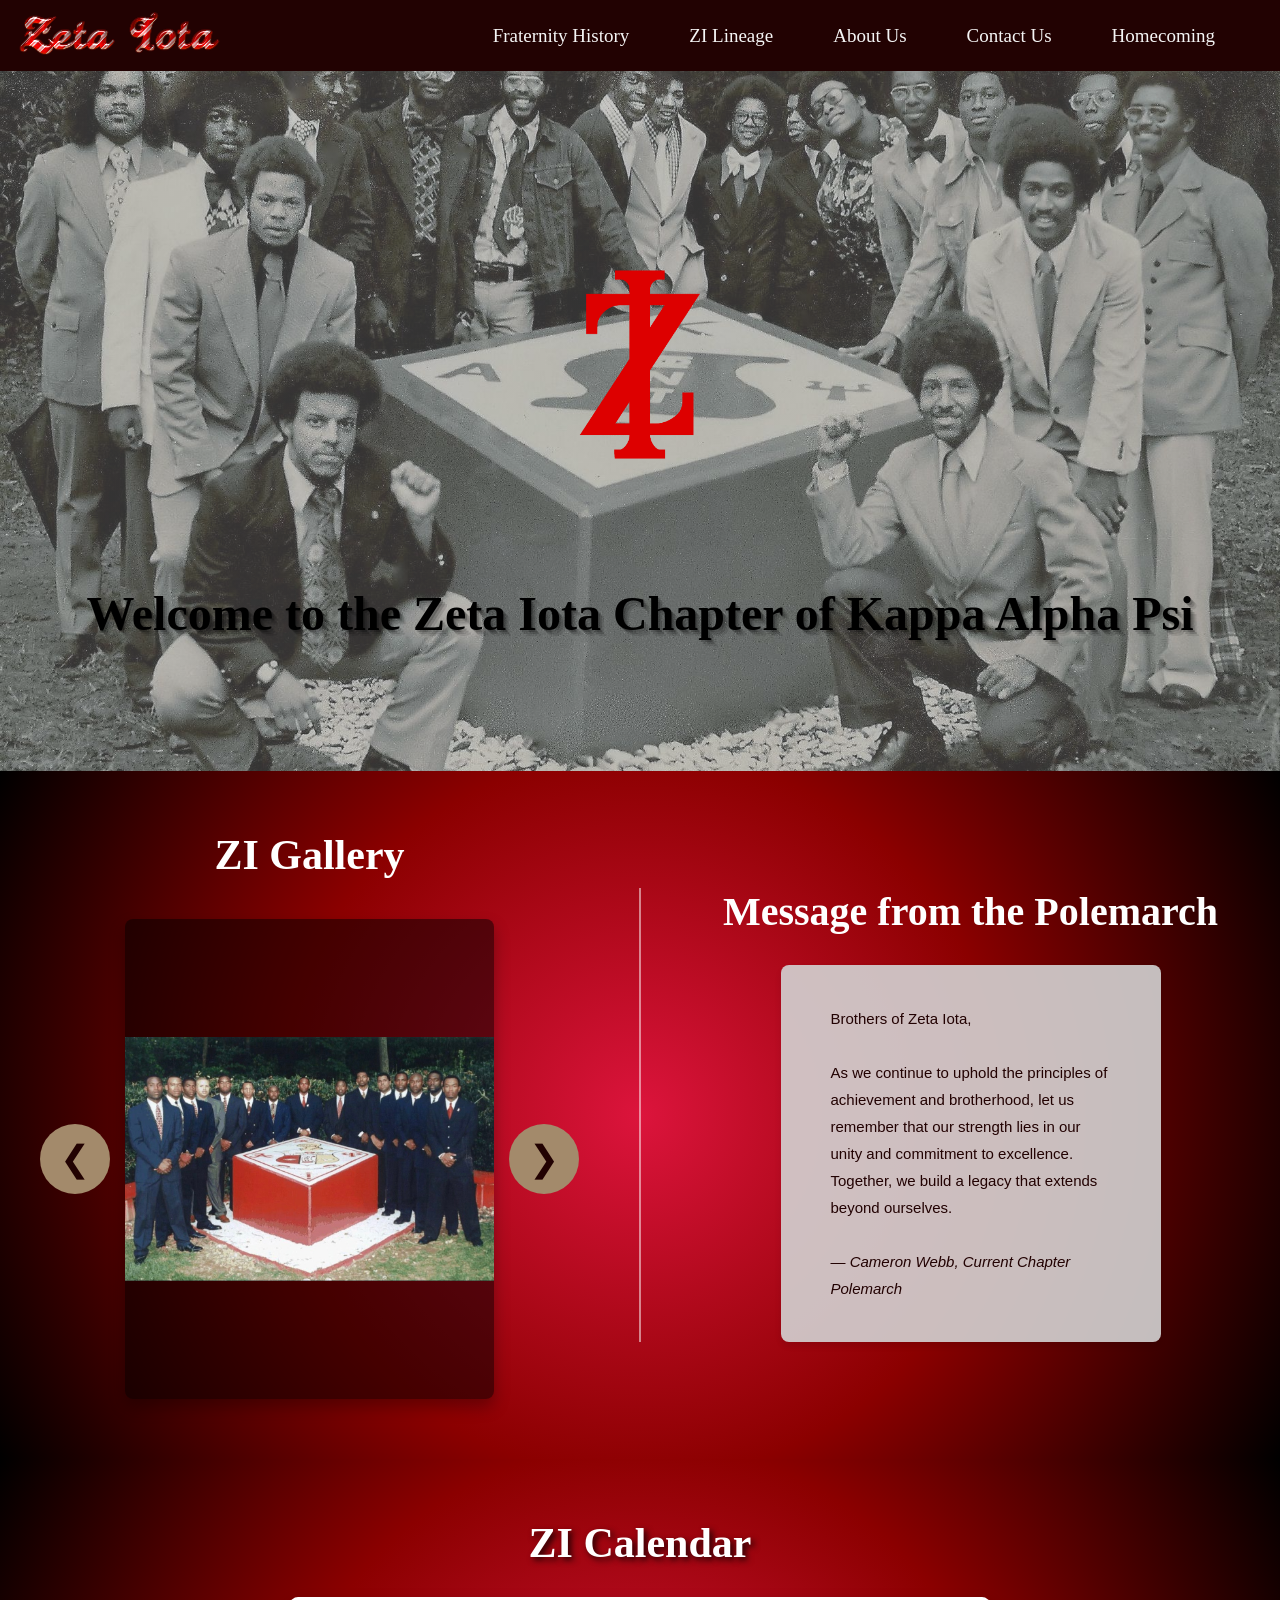
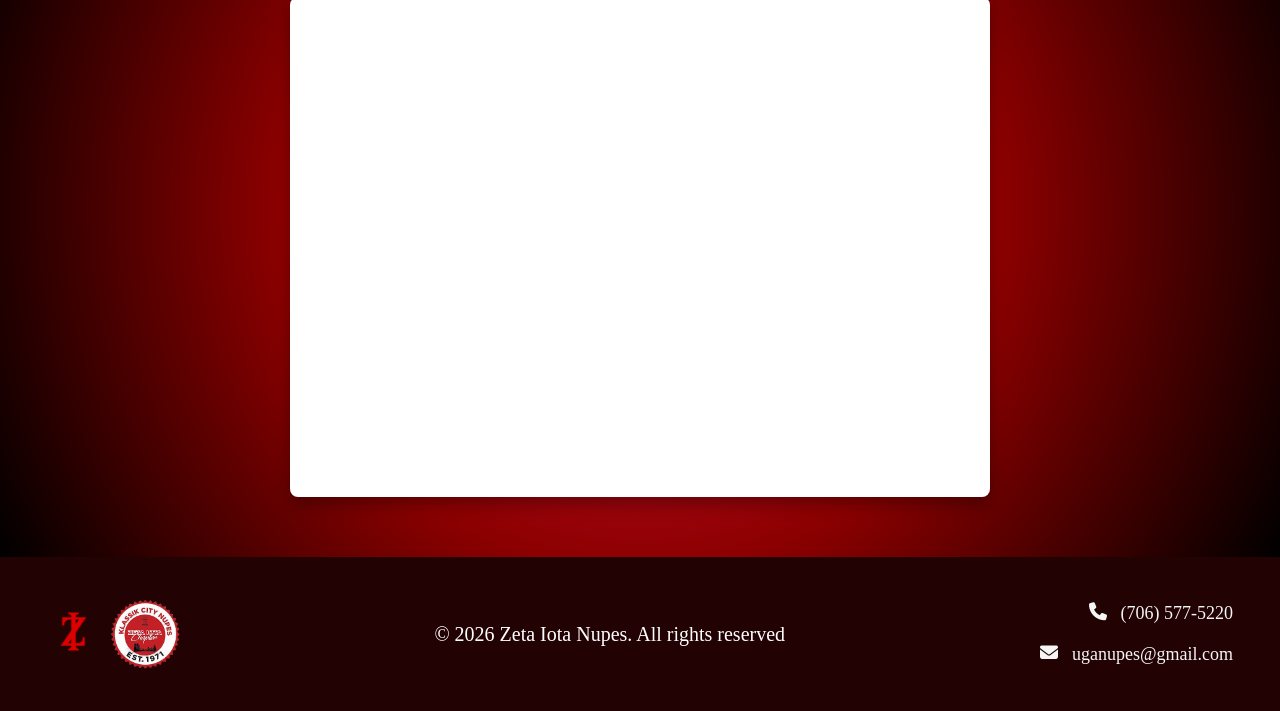
<file: index.html>
<!DOCTYPE html>
<html lang="en">

<head>
  <link rel="icon" type="image/png" href="images/zi-logo.png">
  <meta charset="UTF-8" />
  <meta name="viewport" content="width=device-width, initial-scale=1.0" />

  <title>Zeta Iota Nupes</title>

  <!-- Meta -->
  <meta name="description" content="Official website of Zeta Iota Nupes" />
  <meta name="author" content="Zeta Iota Nupes" />

  <!-- Styles -->
  <link rel="stylesheet" href="css/styles.css" />

  <!-- Optional: Fonts -->
  <link rel="stylesheet" href="https://cdnjs.cloudflare.com/ajax/libs/font-awesome/6.5.1/css/all.min.css" />
  <!-- <link href="https://fonts.googleapis.com/css2?family=Inter:wght@400;600;700&display=swap" rel="stylesheet"> -->
</head>

<body>

  <header class="site-header">
    <nav class="navbar">
      <div class="navlogo">
        <a href="index.html">
          <img src="images/zetaiotahomepage.png" alt="Homepage" loading="lazy" decoding="async" fetchpriority="high">
        </a>
      </div>

      <div class="nav-links">
        <a href="fraternity-background.html">Fraternity History</a>
        <a href="zi-lineage.html">ZI Lineage</a>
        <a href="about-us.html">About Us</a>
        <a href="contact.html">Contact Us</a>
        <a href="homecoming/">Homecoming</a>
      </div>
    </nav>
  </header>

  <header class="hero-header">
    <div class=zi-logo-container>
      <img src="images/zi-logo.png " alt="ZI-Logo" width="250" height="350" loading="lazy" decoding="async"
        fetchpriority="high">
    </div>
    <div class=welcome-box>
      <h1>Welcome to the Zeta Iota Chapter of Kappa Alpha Psi</h1>
    </div>
  </header>

  <section class="gallery" aria-label="Photo gallery and message">
    <!-- Left Side: Gallery -->
    <div class="gallery-carousel-side">
      <h2 class="gallery-title">ZI Gallery</h2>

      <div class="carousel" data-carousel>
        <button class="carousel-btn" type="button" data-prev aria-label="Previous photo">
          &#10094;
        </button>

        <div class="carousel-viewport">
          <div class="carousel-track">
            <img src="images/homepage1.JPG" alt="Zeta Iota Nupes 1" width="600" height="750" loading="lazy"
              decoding="async" fetchpriority="high" />
            <img src="images/homepage2.jpg" alt="Zeta Iota Nupes 2" width="500" height="650" loading="lazy"
              decoding="async" fetchpriority="high" />
            <img src="images/homepage3.PNG" alt="Zeta Iota Nupes 3" width="600" height="700" loading="lazy"
              decoding="async" fetchpriority="high" />
            <img src="images/homepage4.jpg" alt="Zeta Iota Nupes 4" width="500" height="500" loading="lazy"
              decoding="async" fetchpriority="high" />
            <img src="images/homepage5.JPG" alt="Zeta Iota Nupes 5" width="600" height="800" loading="lazy"
              decoding="async" fetchpriority="high" />
          </div>
        </div>

        <button class="carousel-btn" type="button" data-next aria-label="Next photo">
          &#10095;
        </button>
      </div>
    </div>

    <!-- Vertical Divider -->
    <div class="gallery-divider"></div>

    <!-- Right Side: Polemarch Message -->
    <div class="polemarch-message">
      <h2>Message from the Polemarch</h2>
      <div class="message-box">
        <p>
          Brothers of Zeta Iota,
          <br><br>
          As we continue to uphold the principles of achievement and brotherhood, let us remember that our strength lies
          in our unity and commitment to excellence. Together, we build a legacy that extends beyond ourselves.
          <br><br>
          <span class="message-signature">— Cameron Webb, Current Chapter Polemarch</span>
        </p>
      </div>
    </div>
  </section>

  <section class="calendar-section">
    <h2 class="calendar-title">ZI Calendar</h2>
    <iframe
      src="https://calendar.google.com/calendar/embed?height=600&wkst=1&ctz=America%2FNew_York&showPrint=0&title=Public%20Events%20Calendar&showCalendars=0&showTabs=0&showDate=0&showTitle=0&src=MThkMWU4Y2M4ZTc2NTc5N2EyMzFhYmVlYmEwMmYwZWVhYzI4NDUwYzNlMTM4MzU5NmQ3ZmVhZDExYmNjMmJkNUBncm91cC5jYWxlbmRhci5nb29nbGUuY29t&color=%23dc143c"
      style="border-width:0" width="700" height="500" frameborder="0" scrolling="no"></iframe>
  </section>

  <footer class=site-footer>
    <div class=footer-contents>

      <!-- LEFT: Logos -->
      <div class=footer-logos>
        <img src="images/zi-logo.png" alt="ZI-Logo" width="100" height="100" loading="lazy" decoding="async"
          fetchpriority="low">
        <img src="images/klassikcity.png" alt="ZI-Logo" width="100" height="100" loading="lazy" decoding="async"
          fetchpriority="low">
      </div>

      <!-- CENTER: Copyright -->
      <div class="copyright">&copy; <span id="year"></span> Zeta Iota Nupes. All rights reserved</div>

      <!-- RIGHT: Contact -->
      <div class=footer-contact>
        <a href="tel:16786998369">
          <i class="fa-solid fa-phone"></i>
          (706) 577-5220
        </a>
        <a href="mailto:uganupes@gmail.com">
          <i class="fa-solid fa-envelope"></i>
          uganupes@gmail.com
        </a>
      </div>
    </div>

    <!-- Scripts -->
    <script>
      // Auto-update footer year
      document.getElementById("year").textContent = new Date().getFullYear();
    </script>
    <script src="js/main.js"></script>
  </footer>
</body>

</html>
</file>
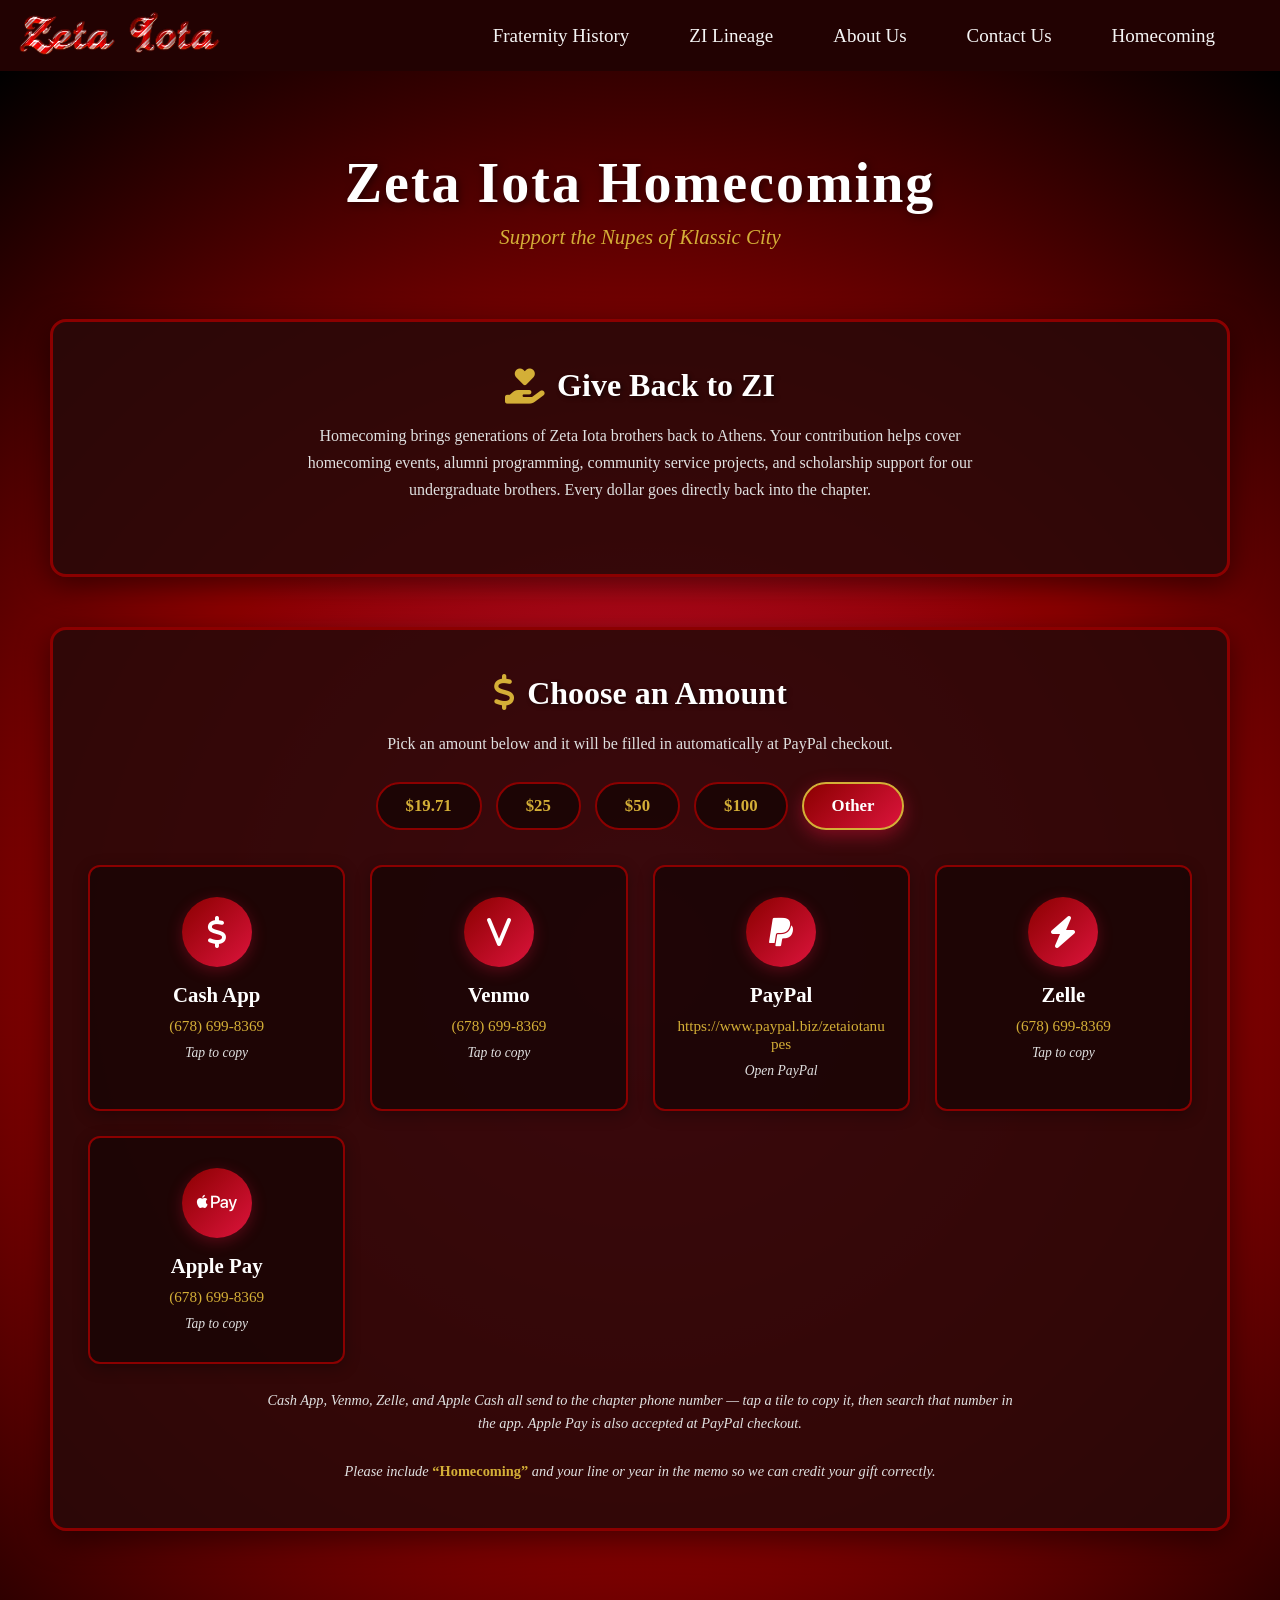
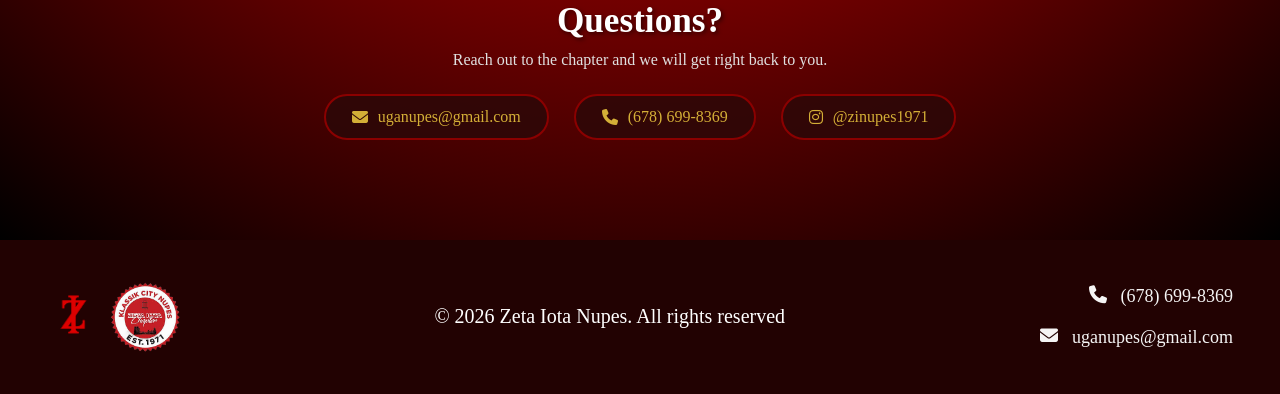
<file: homecoming/index.html>
<!DOCTYPE html>
<html lang="en">

<head>
  <link rel="icon" type="image/png" href="../images/zi-logo.png">
  <meta charset="UTF-8" />
  <meta name="viewport" content="width=device-width, initial-scale=1.0" />

  <title>Homecoming | Zeta Iota Nupes</title>

  <!-- Meta -->
  <meta name="description" content="Support Zeta Iota Homecoming - donate via Cash App, Venmo, Zelle, Apple Pay, or PayPal" />
  <meta name="author" content="Zeta Iota Nupes" />

  <!-- Styles -->
  <link rel="stylesheet" href="../css/styles.css" />

  <!-- Optional: Fonts -->
  <link rel="stylesheet" href="https://cdnjs.cloudflare.com/ajax/libs/font-awesome/6.5.1/css/all.min.css" />
</head>

<body>

  <header class="site-header">
    <nav class="navbar">
      <div class="navlogo">
        <a href="../index.html">
          <img src="../images/zetaiotahomepage.png" alt="Homepage" loading="lazy" decoding="async"
            fetchpriority="high">
        </a>
      </div>

      <div class="nav-links">
        <a href="../fraternity-background.html">Fraternity History</a>
        <a href="../zi-lineage.html">ZI Lineage</a>
        <a href="../about-us.html">About Us</a>
        <a href="../contact.html">Contact Us</a>
        <a href="../homecoming/">Homecoming</a>
      </div>
    </nav>
  </header>

  <main class="homecoming-main">

    <!-- ============================================
         HERO
         ============================================ -->
    <section class="homecoming-hero">
      <h1>Zeta Iota Homecoming</h1>
      <p>Support the Nupes of Klassic City</p>
    </section>

    <div class="homecoming-content">

      <!-- ============================================
           INTRO
           ============================================ -->
      <section class="homecoming-intro">
        <div class="section-header">
          <i class="fa-solid fa-hand-holding-heart"></i>
          <h2>Give Back to ZI</h2>
        </div>
        <p class="homecoming-description">
          Homecoming brings generations of Zeta Iota brothers back to Athens. Your contribution helps cover
          homecoming events, alumni programming, community service projects, and scholarship support for our
          undergraduate brothers. Every dollar goes directly back into the chapter.
        </p>
      </section>

      <!-- ============================================
           AMOUNT PRESETS
           ============================================ -->
      <section class="donate-section">
        <div class="section-header">
          <i class="fa-solid fa-dollar-sign"></i>
          <h2>Choose an Amount</h2>
        </div>
        <p class="homecoming-description">
          Pick an amount below and it will be filled in automatically at PayPal checkout.
        </p>

        <div class="amount-options" data-amount-options>
          <button type="button" class="amount-btn" data-amount="19.71">$19.71</button>
          <button type="button" class="amount-btn" data-amount="25">$25</button>
          <button type="button" class="amount-btn" data-amount="50">$50</button>
          <button type="button" class="amount-btn" data-amount="100">$100</button>
          <button type="button" class="amount-btn is-active" data-amount="">Other</button>
        </div>

        <!-- ============================================
             PAYMENT METHODS
             ============================================ -->
        <div class="payment-grid">

          <!-- Cash App -->
          <button type="button" class="payment-card cashapp" data-copy="(678) 699-8369">
            <div class="payment-icon">
              <i class="fa-solid fa-dollar-sign"></i>
            </div>
            <h3>Cash App</h3>
            <span class="payment-handle">(678) 699-8369</span>
            <span class="payment-action">Tap to copy</span>
          </button>

          <!-- Venmo -->
          <button type="button" class="payment-card venmo" data-copy="(678) 699-8369">
            <div class="payment-icon">
              <i class="fa-solid fa-v"></i>
            </div>
            <h3>Venmo</h3>
            <span class="payment-handle">(678) 699-8369</span>
            <span class="payment-action">Tap to copy</span>
          </button>

          <!-- PayPal -->
          <a class="payment-card paypal" data-pay-link="paypal" data-handle="paypal.me/zetaiotanupes"
            href="https://www.paypal.biz/zetaiotanupes" target="_blank" rel="noopener noreferrer">
            <div class="payment-icon">
              <i class="fa-brands fa-paypal"></i>
            </div>
            <h3>PayPal</h3>
            <span class="payment-handle">https://www.paypal.biz/zetaiotanupes</span>
            <span class="payment-action">Open PayPal</span>
          </a>

          <!-- Zelle -->
          <button type="button" class="payment-card zelle" data-copy="(678) 699-8369">
            <div class="payment-icon">
              <i class="fa-solid fa-bolt"></i>
            </div>
            <h3>Zelle</h3>
            <span class="payment-handle">(678) 699-8369</span>
            <span class="payment-action">Tap to copy</span>
          </button>

          <!-- Apple Pay / Apple Cash -->
          <button type="button" class="payment-card applepay" data-copy="(678) 699-8369">
            <div class="payment-icon">
              <i class="fa-brands fa-apple-pay"></i>
            </div>
            <h3>Apple Pay</h3>
            <span class="payment-handle">(678) 699-8369</span>
            <span class="payment-action">Tap to copy</span>
          </button>

        </div>

        <p class="payment-note">
          Cash App, Venmo, Zelle, and Apple Cash all send to the chapter phone number &mdash; tap a tile to copy
          it, then search that number in the app. Apple Pay is also accepted at PayPal checkout.
        </p>
        <p class="payment-note">
          Please include <strong>&ldquo;Homecoming&rdquo;</strong> and your line or year in the memo so we can
          credit your gift correctly.
        </p>
      </section>

      <!-- ============================================
           QUESTIONS
           ============================================ -->
      <section class="homecoming-contact">
        <h2>Questions?</h2>
        <p>Reach out to the chapter and we will get right back to you.</p>
        <div class="homecoming-contact-links">
          <a href="mailto:uganupes@gmail.com">
            <i class="fa-solid fa-envelope"></i>
            uganupes@gmail.com
          </a>
          <a href="tel:16786998369">
            <i class="fa-solid fa-phone"></i>
            (678) 699-8369
          </a>
          <a href="https://www.instagram.com/zinupes1971" target="_blank" rel="noopener noreferrer">
            <i class="fa-brands fa-instagram"></i>
            @zinupes1971
          </a>
        </div>
      </section>

    </div>
  </main>

  <!-- Copy confirmation toast -->
  <div class="copy-toast" id="copyToast" role="status" aria-live="polite">Copied to clipboard</div>

  <footer class=site-footer>
    <div class=footer-contents>

      <!-- LEFT: Logos -->
      <div class=footer-logos>
        <img src="../images/zi-logo.png" alt="ZI-Logo" width="100" height="100" loading="lazy" decoding="async"
          fetchpriority="low">
        <img src="../images/klassikcity.png" alt="ZI-Logo" width="100" height="100" loading="lazy" decoding="async"
          fetchpriority="low">
      </div>

      <!-- CENTER: Copyright -->
      <div class="copyright">&copy; <span id="year"></span> Zeta Iota Nupes. All rights reserved</div>

      <!-- RIGHT: Contact -->
      <div class=footer-contact>
        <a href="tel:17065775220">
          <i class="fa-solid fa-phone"></i>
          (678) 699-8369
        </a>
        <a href="mailto:uganupes@gmail.com">
          <i class="fa-solid fa-envelope"></i>
          uganupes@gmail.com
        </a>
      </div>
    </div>

    <!-- Scripts -->
    <script>
      // Auto-update footer year
      document.getElementById("year").textContent = new Date().getFullYear();
    </script>
    <script src="../js/main.js"></script>
  </footer>
</body>

</html>
</file>
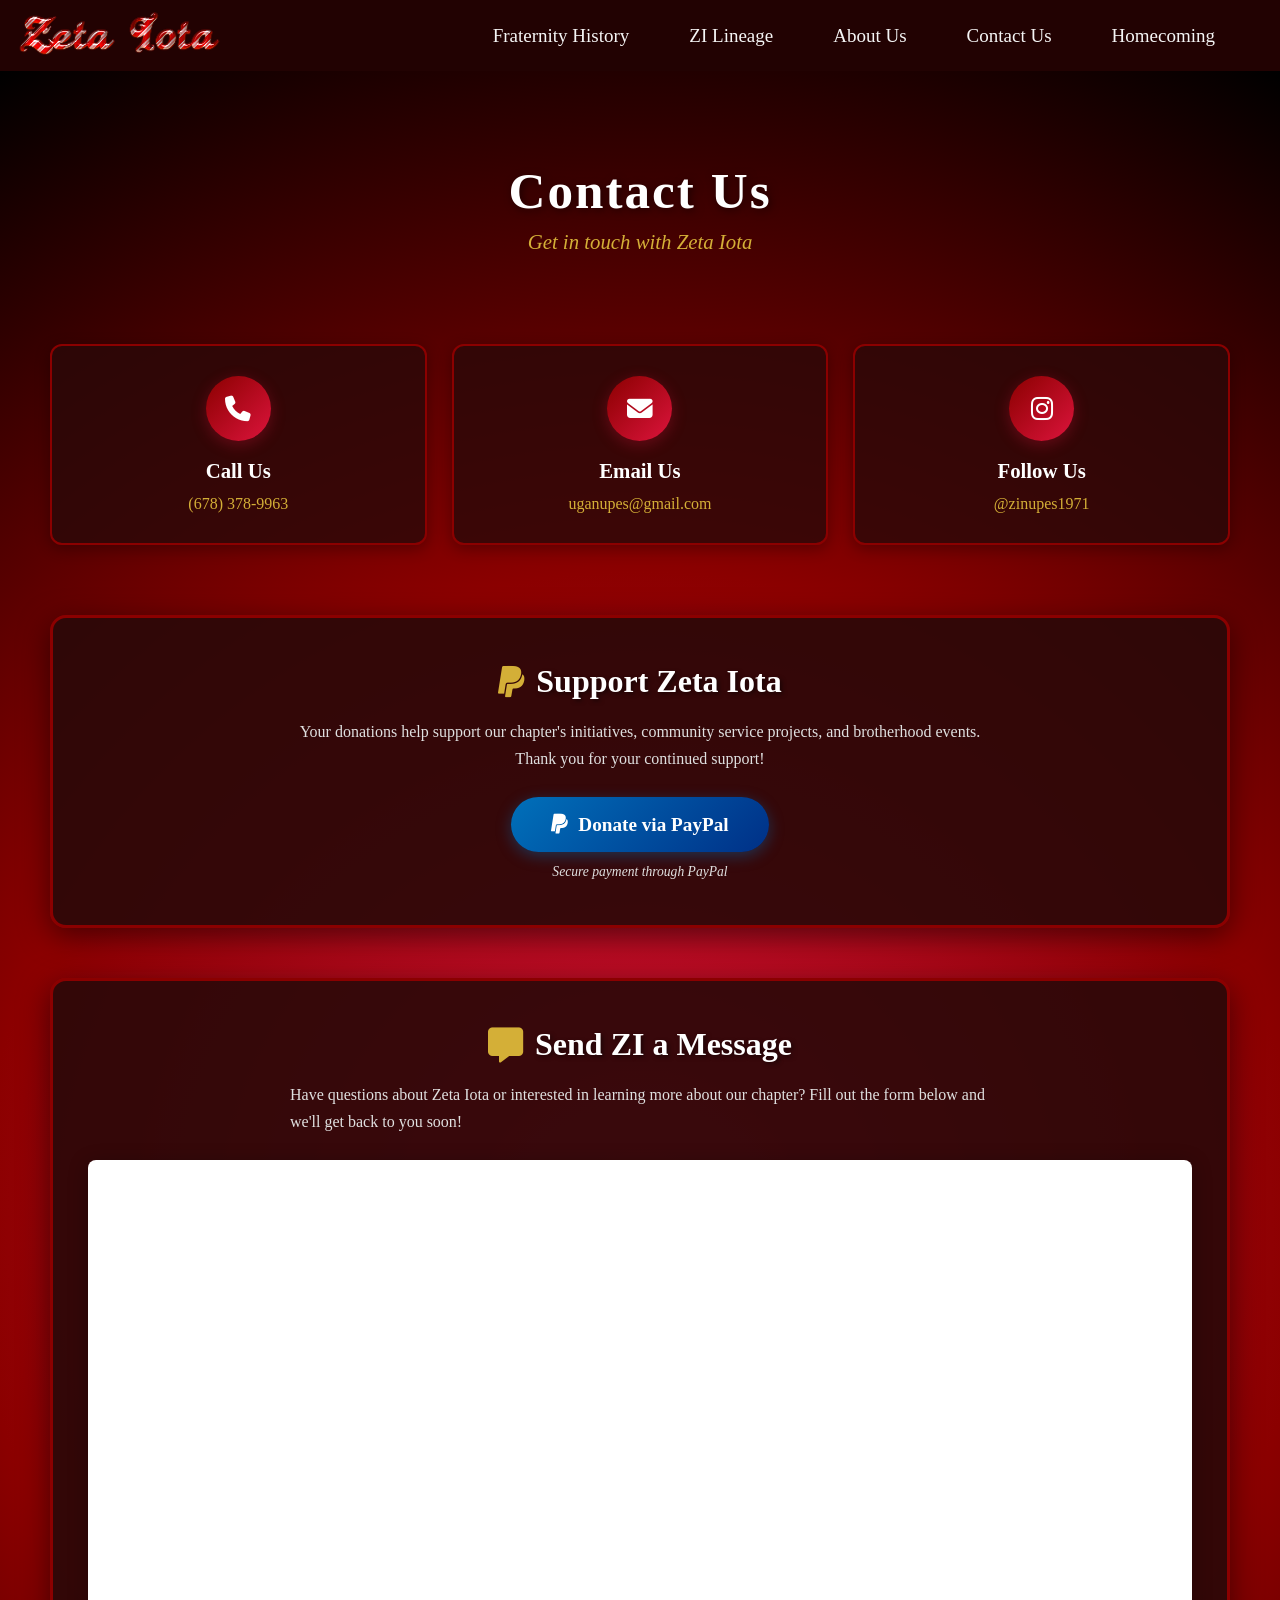
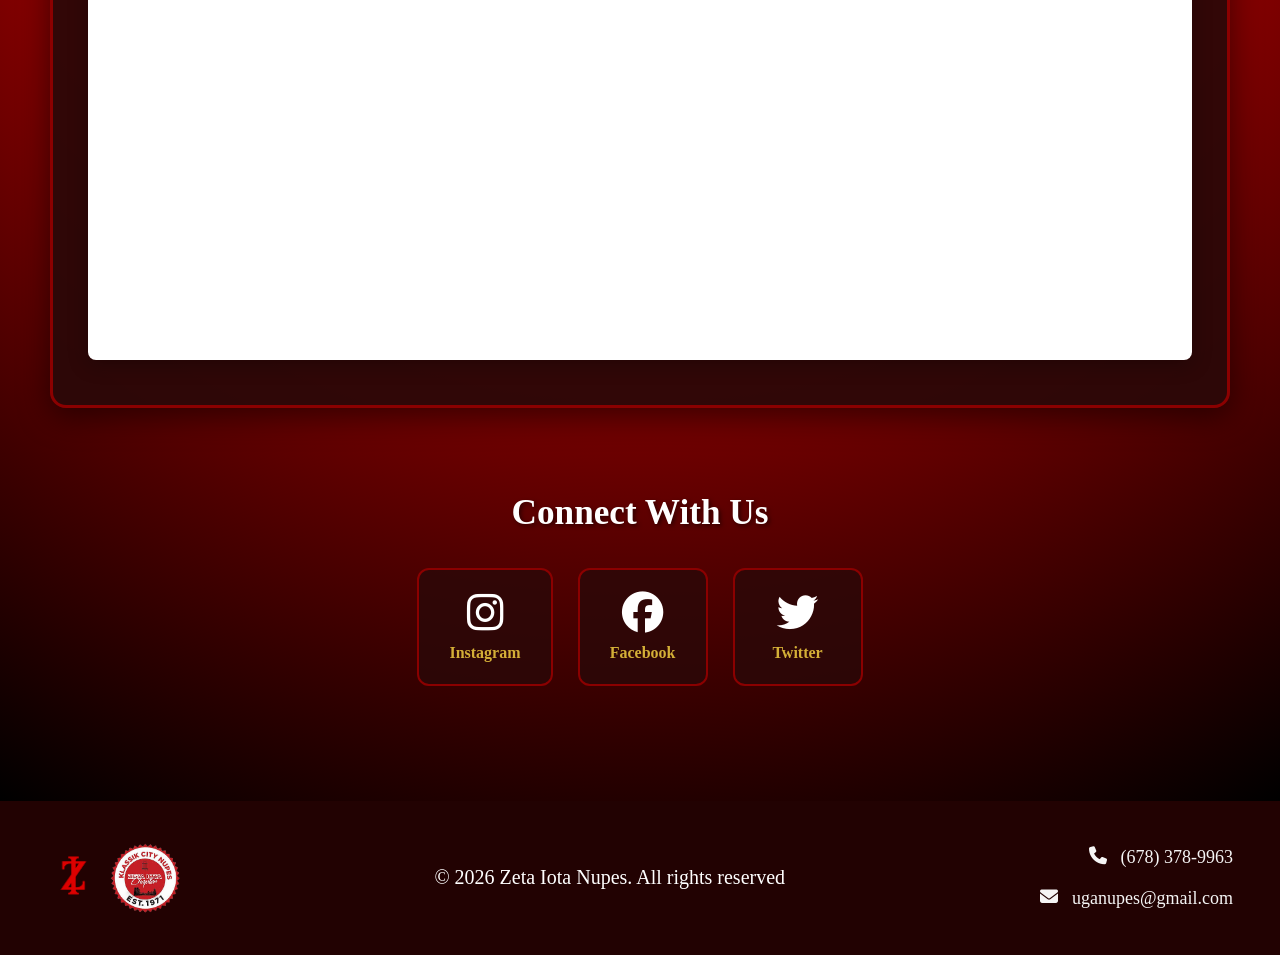
<file: contact.html>
<!DOCTYPE html>
<html lang="en">

<head>
  <link rel="icon" type="image/png" href="images/zi-logo.png">
  <meta charset="UTF-8" />
  <meta name="viewport" content="width=device-width, initial-scale=1.0" />

  <title>Zeta Iota Nupes</title>

  <!-- Meta -->
  <meta name="description" content="Official website of Zeta Iota Nupes" />
  <meta name="author" content="Zeta Iota Nupes" />

  <!-- Styles -->
  <link rel="stylesheet" href="css/styles.css" />

  <!-- Optional: Fonts -->
  <link rel="stylesheet" href="https://cdnjs.cloudflare.com/ajax/libs/font-awesome/6.5.1/css/all.min.css" />
  <!-- <link href="https://fonts.googleapis.com/css2?family=Inter:wght@400;600;700&display=swap" rel="stylesheet"> -->
</head>

<body>

  <header class="site-header">
    <nav class="navbar">
      <div class="navlogo">
        <a href="index.html">
          <img src="images/zetaiotahomepage.png" alt="Homepage" loading="lazy" decoding="async" fetchpriority="high">
        </a>
      </div>

      <div class="nav-links">
        <a href="fraternity-background.html">Fraternity History</a>
        <a href="zi-lineage.html">ZI Lineage</a>
        <a href="about-us.html">About Us</a>
        <a href="contact.html">Contact Us</a>
        <a href="homecoming/">Homecoming</a>
      </div>
    </nav>
  </header>

  <body>
    <main class="contact-main">
      <section class="contact-hero">
        <h1>Contact Us</h1>
        <p>Get in touch with Zeta Iota</p>
      </section>

      <section class="contact-content">
        <!-- Contact Info Cards -->
        <div class="contact-cards">
          <div class="contact-card">
            <div class="card-icon">
              <i class="fa-solid fa-phone"></i>
            </div>
            <h3>Call Us</h3>
            <a href="tel:16783789963">(678) 378-9963</a>
          </div>

          <div class="contact-card">
            <div class="card-icon">
              <i class="fa-solid fa-envelope"></i>
            </div>
            <h3>Email Us</h3>
            <a href="mailto:uganupes@gmail.com">uganupes@gmail.com</a>
          </div>

          <div class="contact-card">
            <div class="card-icon">
              <i class="fa-brands fa-instagram"></i>
            </div>
            <h3>Follow Us</h3>
            <a href="https://www.instagram.com/zinupes1971" target="_blank" rel="noopener noreferrer">@zinupes1971</a>
          </div>
        </div>

        <!-- PayPal Section -->
        <div class="paypal-section">
          <div class="section-header">
            <i class="fa-brands fa-paypal"></i>
            <h2>Support Zeta Iota</h2>
          </div>
          <p class="paypal-description">
            Your donations help support our chapter's initiatives, community service projects, and brotherhood events.
            Thank you for your continued support!
          </p>
          <div class="paypal-button-container">
            <!-- Replace with your actual PayPal button code or link -->
            <a href="https://www.paypal.biz/zetaiotanupes" target="_blank" rel="noopener noreferrer"
              class="paypal-button">
              <i class="fa-brands fa-paypal"></i>
              Donate via PayPal
            </a>
            <p class="paypal-note">Secure payment through PayPal</p>
          </div>
        </div>

        <!-- Google Form Section -->
        <div class="form-section">
          <div class="section-header">
            <i class="fa-solid fa-message"></i>
            <h2>Send ZI a Message</h2>
          </div>
          <p class="form-description">
            Have questions about Zeta Iota or interested in learning more about our chapter?
            Fill out the form below and we'll get back to you soon!
          </p>
          <div class="google-form-container">
            <iframe
              src="https://docs.google.com/forms/d/e/1FAIpQLSdcYxlBTUtSBI-Apx_t-qUNZ-eXIoMJmmpnhOueCc6VNvupSQ/viewform?embedded=true width="
              100%" height="800" frameborder="0" marginheight="0" marginwidth="0">
            </iframe>
          </div>
        </div>

        <!-- Social Media Section -->
        <div class="social-section">
          <h2>Connect With Us</h2>
          <div class="social-links">
            <a href="https://www.instagram.com/uganupes" target="_blank" rel="noopener noreferrer"
              class="social-link instagram">
              <i class="fa-brands fa-instagram"></i>
              <span>Instagram</span>
            </a>
            <!-- Add more social links as needed -->
            <a href="https://www.facebook.com/yourpage" target="_blank" rel="noopener noreferrer"
              class="social-link facebook">
              <i class="fa-brands fa-facebook"></i>
              <span>Facebook</span>
            </a>
            <a href="https://twitter.com/yourhandle" target="_blank" rel="noopener noreferrer"
              class="social-link twitter">
              <i class="fa-brands fa-twitter"></i>
              <span>Twitter</span>
            </a>
          </div>
        </div>
      </section>
    </main>
    <footer class=site-footer>
      <div class=footer-contents>

        <!-- LEFT: Logos -->
        <div class=footer-logos>
          <img src="images/zi-logo.png" alt="ZI-Logo" width="100" height="100" loading="lazy" decoding="async"
            fetchpriority="low">
          <img src="images/klassikcity.png" alt="ZI-Logo" width="100" height="100" loading="lazy" decoding="async"
            fetchpriority="low">
        </div>

        <!-- CENTER: Copyright -->
        <div class="copyright">&copy; <span id="year"></span> Zeta Iota Nupes. All rights reserved</div>

        <!-- RIGHT: Contact -->
        <div class=footer-contact>
          <a href="tel:17065775220">
            <i class="fa-solid fa-phone"></i>
            (678) 378-9963
          </a>
          <a href="mailto:uganupes@gmail.com">
            <i class="fa-solid fa-envelope"></i>
            uganupes@gmail.com
          </a>
        </div>
      </div>

      <!-- Scripts -->
      <script>
        // Auto-update footer year
        document.getElementById("year").textContent = new Date().getFullYear();
      </script>
      <script src="js/main.js"></script>
    </footer>
  </body>

</html>
</file>
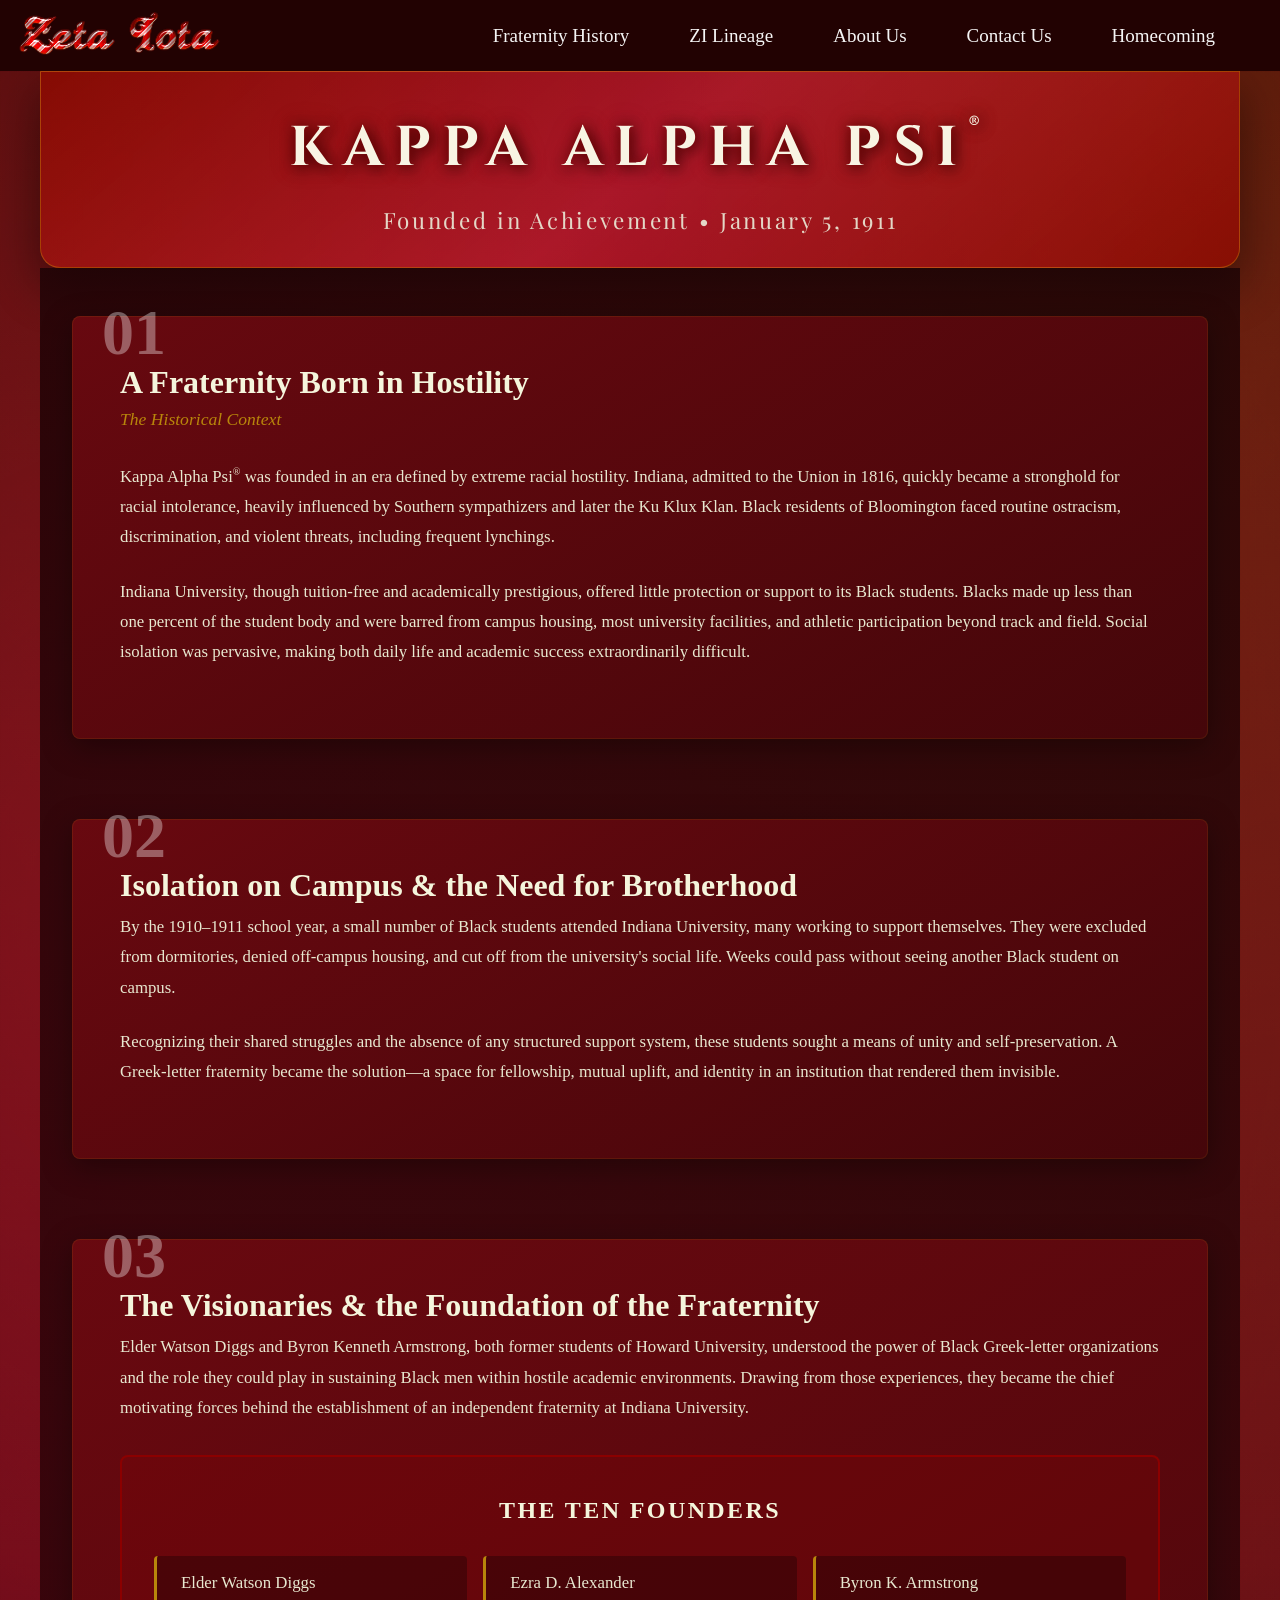
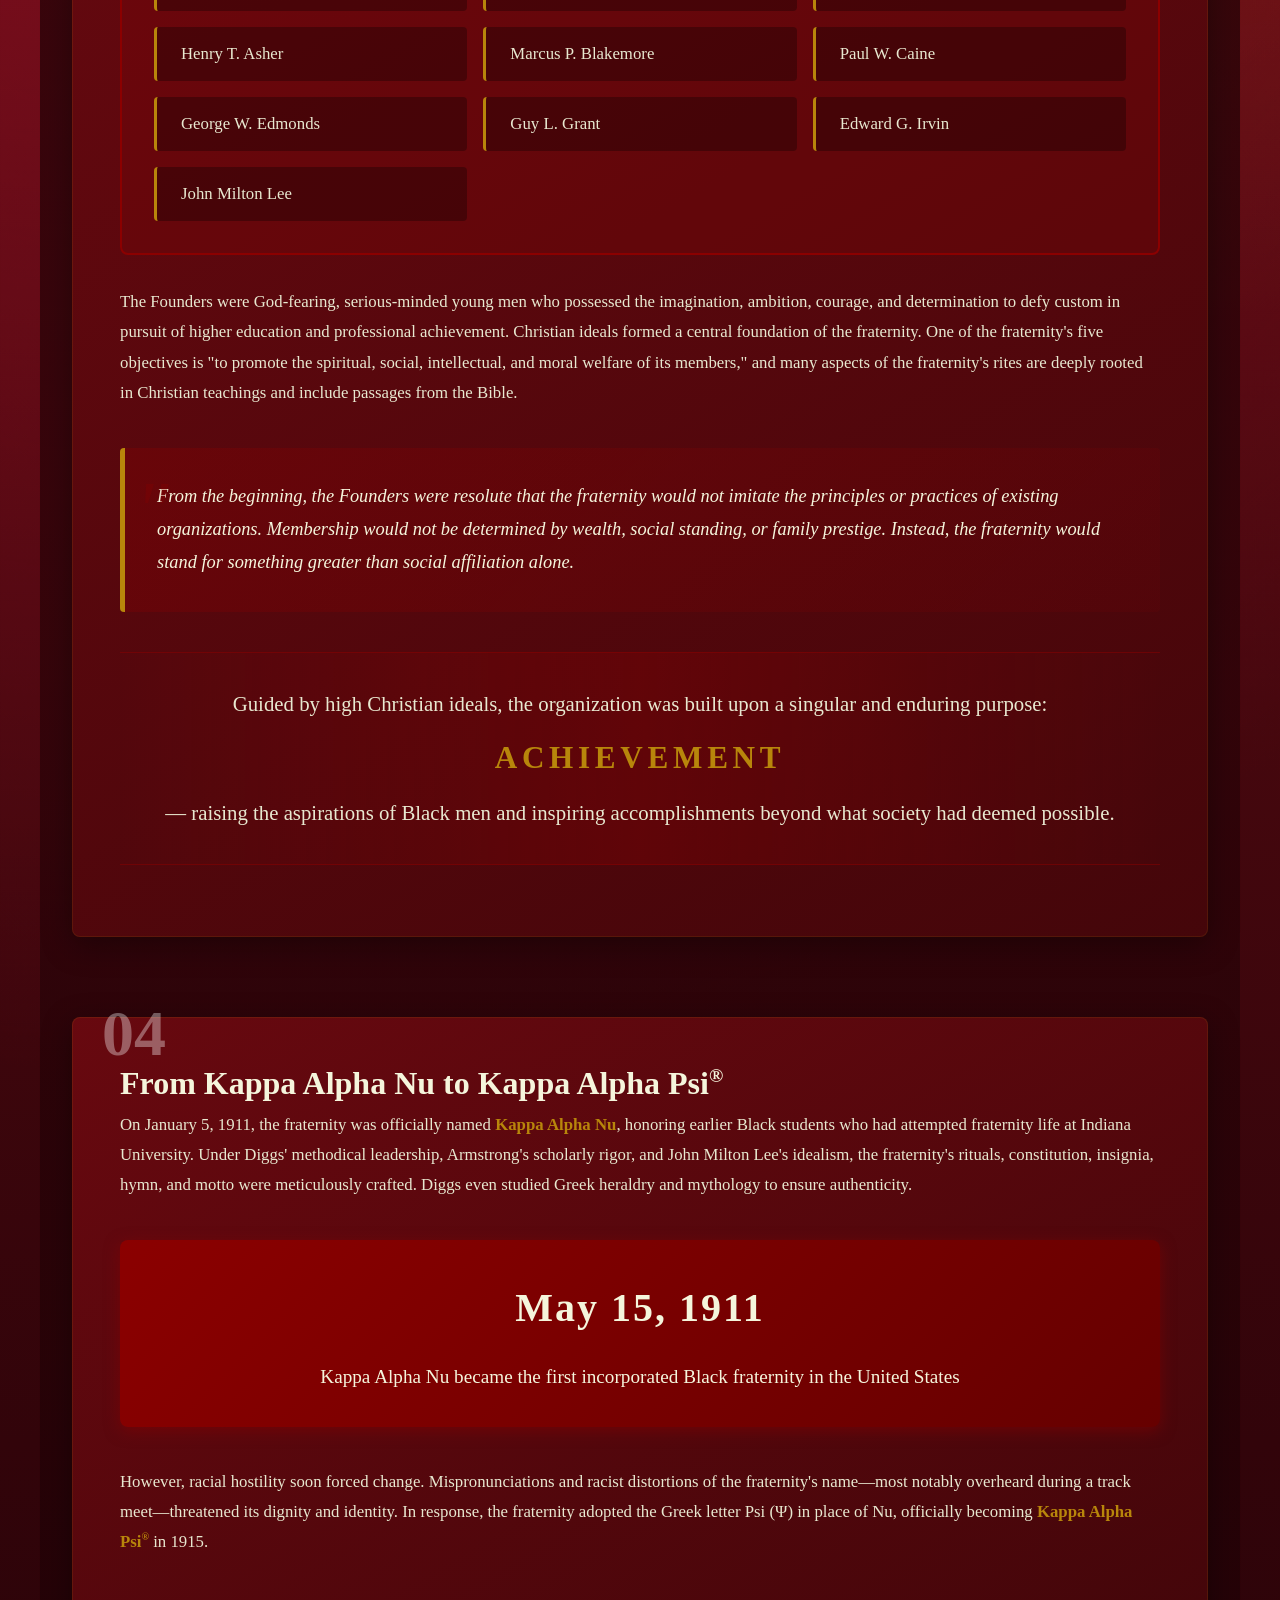
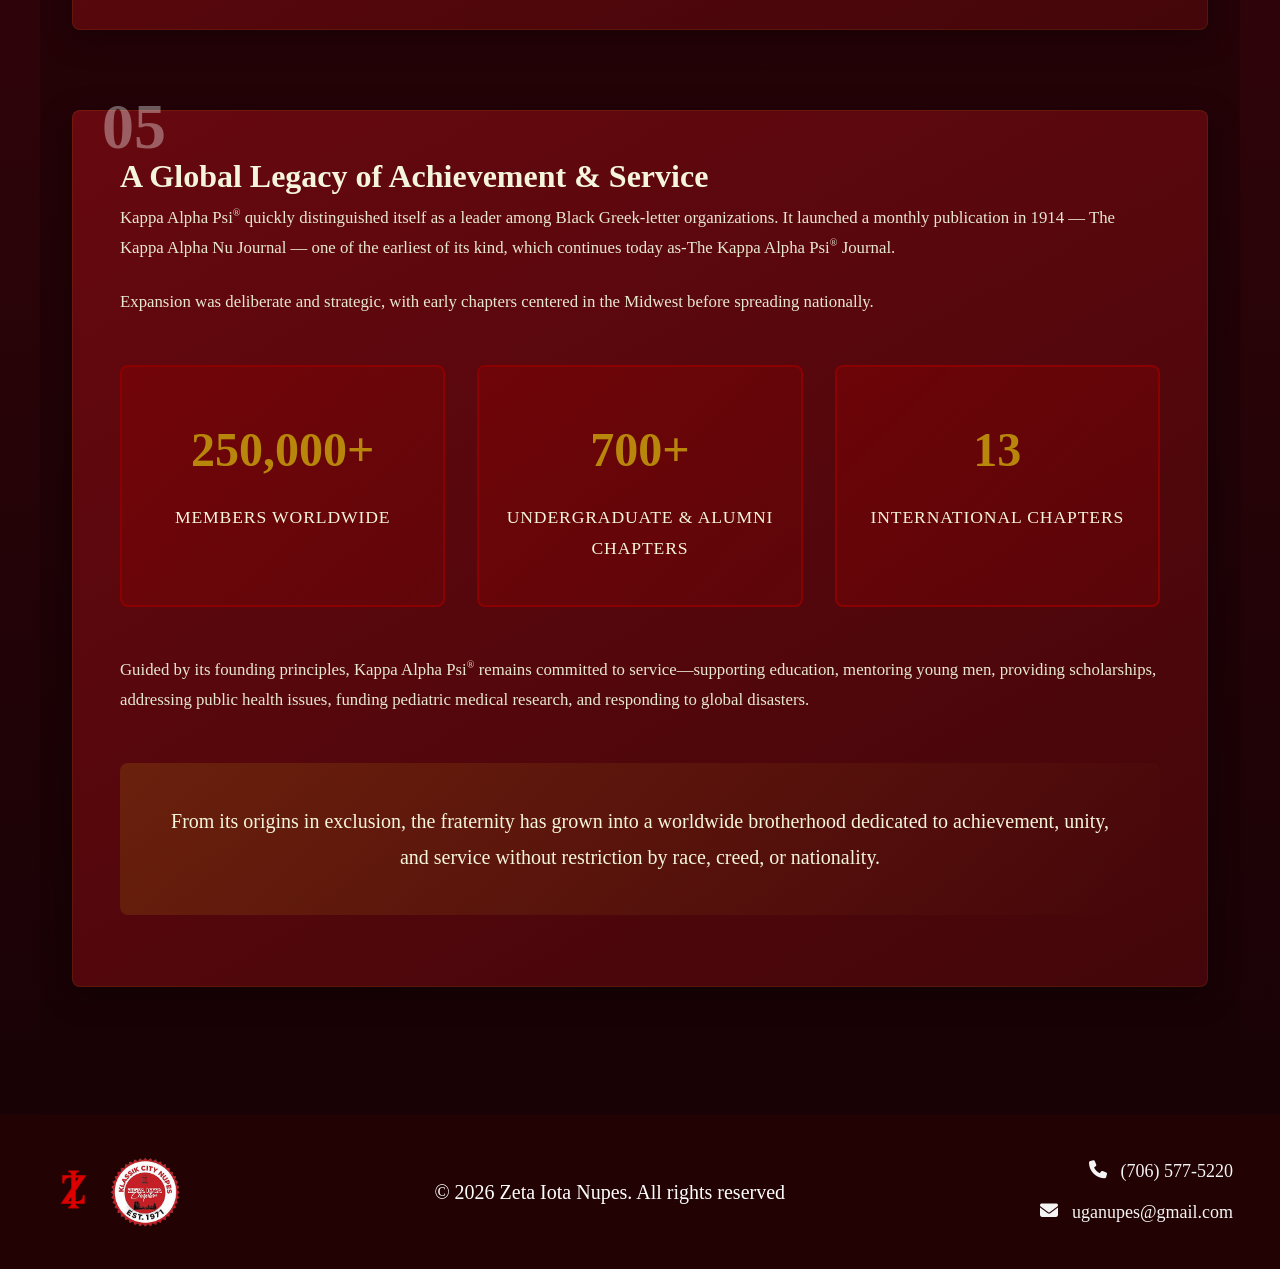
<file: fraternity-background.html>
<!DOCTYPE html>
<html lang="en">

<head>
  <link rel="icon" type="image/png" href="images/zi-logo.png">
  <meta charset="UTF-8" />
  <meta name="viewport" content="width=device-width, initial-scale=1.0" />

  <title>Zeta Iota Nupes</title>

  <!-- Meta -->
  <meta name="description" content="Official website of Zeta Iota Nupes" />
  <meta name="author" content="Zeta Iota Nupes" />

  <!-- Styles -->
  <link rel="stylesheet" href="css/styles.css" />

  <!-- Optional: Fonts -->
  <link rel="stylesheet" href="https://cdnjs.cloudflare.com/ajax/libs/font-awesome/6.5.1/css/all.min.css" />
  <link
    href="https://fonts.googleapis.com/css2?family=Cinzel:wght@400;600;700&family=Playfair+Display:wght@400;600&display=swap"
    rel="stylesheet">
  <!-- <link href="https://fonts.googleapis.com/css2?family=Inter:wght@400;600;700&display=swap" rel="stylesheet"> -->
</head>

<body>

  <header class="site-header">
    <nav class="navbar">
      <div class="navlogo">
        <a href="index.html">
          <img src="images/zetaiotahomepage.png" alt="Homepage" loading="lazy" decoding="async" fetchpriority="high">
        </a>
      </div>

      <div class="nav-links">
        <a href="fraternity-background.html">Fraternity History</a>
        <a href="zi-lineage.html">ZI Lineage</a>
        <a href="about-us.html">About Us</a>
        <a href="contact.html">Contact Us</a>
        <a href="homecoming/">Homecoming</a>
      </div>
    </nav>
  </header>

  <body>

    <main class="fraternity-content">

      <!-- Hero Section -->
      <section class="hero-section">
        <div class="hero-overlay">
          <h1 class="hero-title">Kappa Alpha Psi<sup>®</sup></h1>
          <p class="hero-subtitle">Founded in Achievement • January 5, 1911</p>
        </div>
      </section>

      <!-- Content Sections -->
      <div class="content-container">

        <!-- Section 1 -->
        <section class="history-section">
          <div class="section-number">01</div>
          <h2 class="section-title">A Fraternity Born in Hostility</h2>
          <div class="section-subtitle">The Historical Context</div>

          <div class="section-content">
            <p>Kappa Alpha Psi<sup>®</sup> was founded in an era defined by extreme racial hostility. Indiana, admitted
              to the Union in 1816, quickly became a stronghold for racial intolerance, heavily influenced by Southern
              sympathizers and later the Ku Klux Klan. Black residents of Bloomington faced routine ostracism,
              discrimination, and violent threats, including frequent lynchings.</p>

            <p>Indiana University, though tuition-free and academically prestigious, offered little protection or
              support to its Black students. Blacks made up less than one percent of the student body and were barred
              from campus housing, most university facilities, and athletic participation beyond track and field. Social
              isolation was pervasive, making both daily life and academic success extraordinarily difficult.</p>
          </div>
        </section>

        <!-- Section 2 -->
        <section class="history-section">
          <div class="section-number">02</div>
          <h2 class="section-title">Isolation on Campus & the Need for Brotherhood</h2>

          <div class="section-content">
            <p>By the 1910–1911 school year, a small number of Black students attended Indiana University, many working
              to support themselves. They were excluded from dormitories, denied off-campus housing, and cut off from
              the university's social life. Weeks could pass without seeing another Black student on campus.</p>

            <p>Recognizing their shared struggles and the absence of any structured support system, these students
              sought a means of unity and self-preservation. A Greek-letter fraternity became the solution—a space for
              fellowship, mutual uplift, and identity in an institution that rendered them invisible.</p>
          </div>
        </section>

        <!-- Section 3 -->
        <section class="history-section">
          <div class="section-number">03</div>
          <h2 class="section-title">The Visionaries & the Foundation of the Fraternity</h2>

          <div class="section-content">
            <p>Elder Watson Diggs and Byron Kenneth Armstrong, both former students of Howard University, understood the
              power of Black Greek-letter organizations and the role they could play in sustaining Black men within
              hostile academic environments. Drawing from those experiences, they became the chief motivating forces
              behind the establishment of an independent fraternity at Indiana University.</p>

            <div class="founders-highlight">
              <h3>The Ten Founders</h3>
              <ul class="founders-list">
                <li>Elder Watson Diggs</li>
                <li>Ezra D. Alexander</li>
                <li>Byron K. Armstrong</li>
                <li>Henry T. Asher</li>
                <li>Marcus P. Blakemore</li>
                <li>Paul W. Caine</li>
                <li>George W. Edmonds</li>
                <li>Guy L. Grant</li>
                <li>Edward G. Irvin</li>
                <li>John Milton Lee</li>
              </ul>
            </div>

            <p>The Founders were God-fearing, serious-minded young men who possessed the imagination, ambition, courage,
              and determination to defy custom in pursuit of higher education and professional achievement. Christian
              ideals formed a central foundation of the fraternity. One of the fraternity's five objectives is "to
              promote the spiritual, social, intellectual, and moral welfare of its members," and many aspects of the
              fraternity's rites are deeply rooted in Christian teachings and include passages from the Bible.</p>

            <blockquote class="founding-principle">
              From the beginning, the Founders were resolute that the fraternity would not imitate the principles or
              practices of existing organizations. Membership would not be determined by wealth, social standing, or
              family prestige. Instead, the fraternity would stand for something greater than social affiliation alone.
            </blockquote>

            <p class="achievement-text">Guided by high Christian ideals, the organization was built upon a singular and
              enduring purpose: <strong>ACHIEVEMENT</strong> — raising the aspirations of Black men and inspiring
              accomplishments beyond what society had deemed possible.</p>
          </div>
        </section>

        <!-- Section 4 -->
        <section class="history-section">
          <div class="section-number">04</div>
          <h2 class="section-title">From Kappa Alpha Nu to Kappa Alpha Psi<sup>®</sup></h2>

          <div class="section-content">
            <p>On January 5, 1911, the fraternity was officially named <strong>Kappa Alpha Nu</strong>, honoring earlier
              Black students who had attempted fraternity life at Indiana University. Under Diggs' methodical
              leadership, Armstrong's scholarly rigor, and John Milton Lee's idealism, the fraternity's rituals,
              constitution, insignia, hymn, and motto were meticulously crafted. Diggs even studied Greek heraldry and
              mythology to ensure authenticity.</p>

            <div class="milestone-box">
              <div class="milestone-date">May 15, 1911</div>
              <p>Kappa Alpha Nu became the first incorporated Black fraternity in the United States</p>
            </div>

            <p>However, racial hostility soon forced change. Mispronunciations and racist distortions of the
              fraternity's name—most notably overheard during a track meet—threatened its dignity and identity. In
              response, the fraternity adopted the Greek letter Psi (Ψ) in place of Nu, officially becoming
              <strong>Kappa Alpha Psi<sup>®</sup></strong> in 1915.</p>
          </div>
        </section>

        <!-- Section 5 -->
        <section class="history-section">
          <div class="section-number">05</div>
          <h2 class="section-title">A Global Legacy of Achievement & Service</h2>

          <div class="section-content">
            <p>Kappa Alpha Psi<sup>®</sup> quickly distinguished itself as a leader among Black Greek-letter
              organizations. It launched a monthly publication in 1914 — The Kappa Alpha Nu Journal — one of the
              earliest of its kind, which continues today as-The Kappa Alpha Psi<sup>®</sup> Journal</em>.</p>

            <p>Expansion was deliberate and strategic, with early chapters centered in the Midwest before spreading
              nationally.</p>

            <div class="stats-grid">
              <div class="stat-card">
                <div class="stat-number">250,000+</div>
                <div class="stat-label">Members Worldwide</div>
              </div>
              <div class="stat-card">
                <div class="stat-number">700+</div>
                <div class="stat-label">Undergraduate & Alumni Chapters</div>
              </div>
              <div class="stat-card">
                <div class="stat-number">13</div>
                <div class="stat-label">International Chapters</div>
              </div>
            </div>

            <p>Guided by its founding principles, Kappa Alpha Psi<sup>®</sup> remains committed to service—supporting
              education, mentoring young men, providing scholarships, addressing public health issues, funding pediatric
              medical research, and responding to global disasters.</p>

            <p class="closing-statement">From its origins in exclusion, the fraternity has grown into a worldwide
              brotherhood dedicated to achievement, unity, and service without restriction by race, creed, or
              nationality.</p>
          </div>
        </section>

      </div>

    </main>

    <footer class=site-footer>
      <div class=footer-contents>

        <!-- LEFT: Logos -->
        <div class=footer-logos>
          <img src="images/zi-logo.png" alt="ZI-Logo" width="100" height="100" loading="lazy" decoding="async"
            fetchpriority="low">
          <img src="images/klassikcity.png" alt="ZI-Logo" width="100" height="100" loading="lazy" decoding="async"
            fetchpriority="low">
        </div>

        <!-- CENTER: Copyright -->
        <div class="copyright">&copy; <span id="year"></span> Zeta Iota Nupes. All rights reserved</div>

        <!-- RIGHT: Contact -->
        <div class=footer-contact>
          <a href="tel:17065775220">
            <i class="fa-solid fa-phone"></i>
            (706) 577-5220
          </a>
          <a href="mailto:uganupes@gmail.com">
            <i class="fa-solid fa-envelope"></i>
            uganupes@gmail.com
          </a>
        </div>
      </div>

      <!-- Scripts -->
      <script>
        // Auto-update footer year
        document.getElementById("year").textContent = new Date().getFullYear();
      </script>
      <script src="js/main.js"></script>
    </footer>
  </body>

</html>
</file>
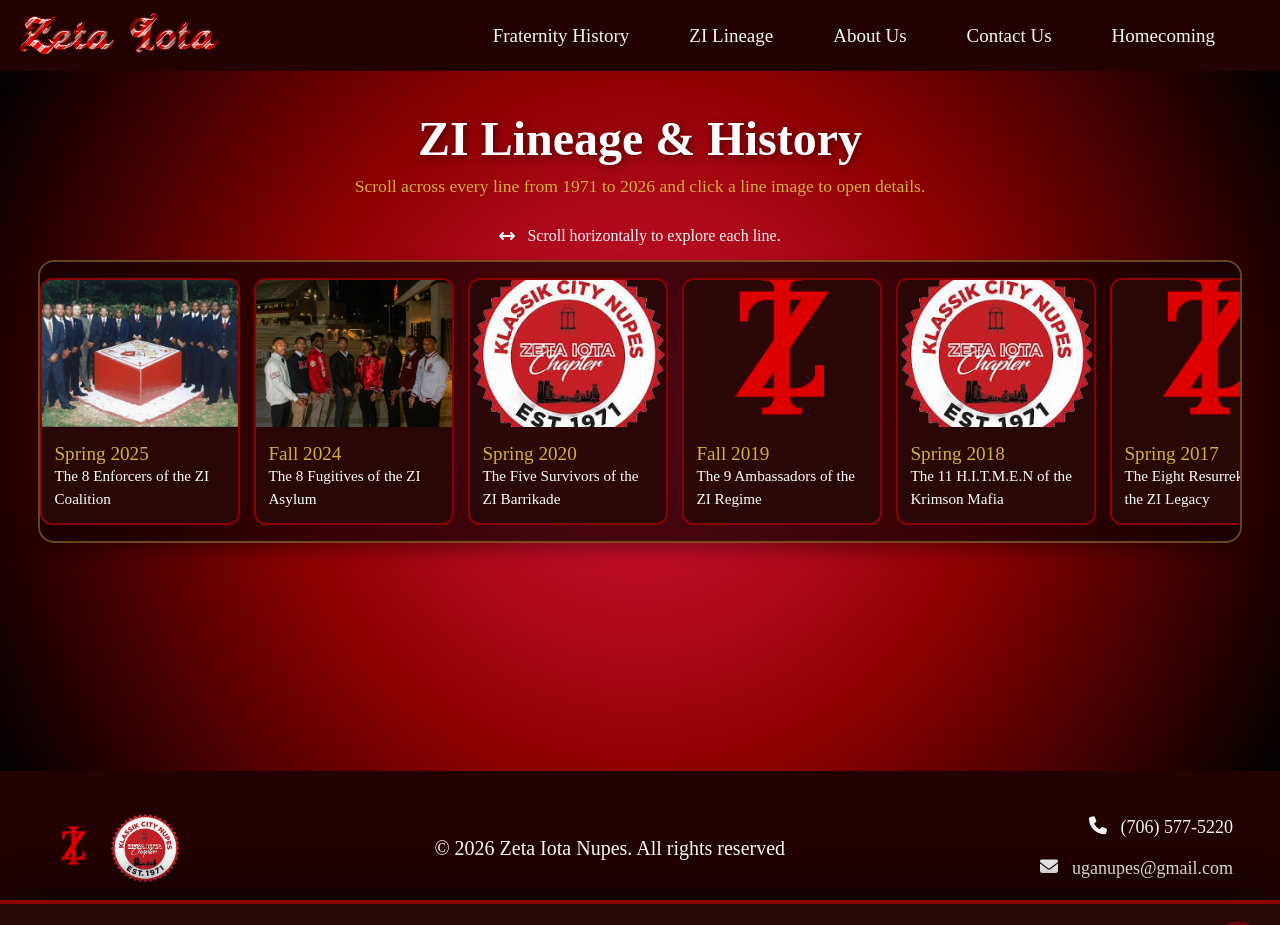
<file: zi-lineage.html>
<!DOCTYPE html>
<html lang="en">

<head>
  <link rel="icon" type="image/png" href="images/zi-logo.png">
  <meta charset="UTF-8" />
  <meta name="viewport" content="width=device-width, initial-scale=1.0" />

  <title>Zeta Iota Nupes</title>

  <!-- Meta -->
  <meta name="description" content="Official website of Zeta Iota Nupes" />
  <meta name="author" content="Zeta Iota Nupes" />

  <!-- Styles -->
  <link rel="stylesheet" href="css/styles.css" />

  <!-- Optional: Fonts -->
  <link rel="stylesheet" href="https://cdnjs.cloudflare.com/ajax/libs/font-awesome/6.5.1/css/all.min.css" />
  <!-- <link href="https://fonts.googleapis.com/css2?family=Inter:wght@400;600;700&display=swap" rel="stylesheet"> -->
</head>

<body>

  <header class="site-header">
    <nav class="navbar">
      <div class="navlogo">
        <a href="index.html">
          <img src="images/zetaiotahomepage.png" alt="Homepage" loading="lazy" decoding="async" fetchpriority="high">
        </a>
      </div>

      <div class="nav-links">
        <a href="fraternity-background.html">Fraternity History</a>
        <a href="zi-lineage.html">ZI Lineage</a>
        <a href="about-us.html">About Us</a>
        <a href="contact.html">Contact Us</a>
        <a href="homecoming/">Homecoming</a>
      </div>
    </nav>
  </header>

  <body>

    <main class="history-main">
      <section class="history-hero">
        <h1>ZI Lineage &amp; History</h1>
        <p>Scroll across every line from 1971 to 2026 and click a line image to open details.</p>
      </section>

      <section class="history-timeline-wrap" aria-label="ZI lineage and history timeline">
        <div class="history-scroll-hint">
          <i class="fa-solid fa-arrows-left-right"></i>
          <span>Scroll horizontally to explore each line.</span>
        </div>

        <div class="history-timeline" id="historyTimeline" role="list"></div>
      </section>
    </main>

    <section class="history-detail-panel" id="historyDetailPanel" aria-hidden="true">
      <button class="history-panel-close" id="historyPanelClose" aria-label="Close history details">
        <i class="fa-solid fa-xmark"></i>
      </button>

      <div class="history-detail-grid">
        <div class="history-detail-header">
          <p class="history-detail-year" id="historyDetailYear">1972</p>
          <h2 class="history-detail-line" id="historyDetailLine">Founding Line</h2>
          <p class="history-detail-description" id="historyDetailDescription"></p>
        </div>

        <div class="history-detail-members">
          <h3>Names from this line</h3>
          <ul id="historyDetailNames"></ul>
        </div>

        <div class="history-detail-gallery" id="historyDetailGallery"></div>
      </div>
    </section>

    <footer class=site-footer>
      <div class=footer-contents>

        <!-- LEFT: Logos -->
        <div class=footer-logos>
          <img src="images/zi-logo.png" alt="ZI-Logo" width="100" height="100" loading="lazy" decoding="async"
            fetchpriority="low">
          <img src="images/klassikcity.png" alt="ZI-Logo" width="100" height="100" loading="lazy" decoding="async"
            fetchpriority="low">
        </div>

        <!-- CENTER: Copyright -->
        <div class="copyright">&copy; <span id="year"></span> Zeta Iota Nupes. All rights reserved</div>

        <!-- RIGHT: Contact -->
        <div class=footer-contact>
          <a href="tel:17065775220">
            <i class="fa-solid fa-phone"></i>
            (706) 577-5220
          </a>
          <a href="mailto:uganupes@gmail.com">
            <i class="fa-solid fa-envelope"></i>
            uganupes@gmail.com
          </a>
        </div>
      </div>

      <!-- Scripts -->
      <script>
        // Auto-update footer year
        document.getElementById("year").textContent = new Date().getFullYear();
      </script>
      <script src="js/main.js"></script>
    </footer>
  </body>

</html>
</file>
<file: css/styles.css>
@import url('https://fonts.googleapis.com/css2?family=Dancing+Script:wght@400..700&display=swap');

/* ===================================
   CSS VARIABLES - Centralized Colors
   =================================== */
:root {
  --color-dark-bg: #220202;
  --color-dark-red: #8b0000;
  --color-crimson: #dc143c;
  --color-very-dark: #1a0505;
  --color-darker: #2a0808;
  --color-gold: #d4af37;
  --color-tan: #937e63;
  --color-light-tan: #a38a6b;
  --color-white: #ffffff;
  --color-off-white: whitesmoke;
  --color-light-gray: #e0e0e0;
  
  --font-display: 'Tangerine', serif;
  --font-heading: 'Playfair Display', 'Georgia', serif;
  --font-body: 'Crimson Text', 'Georgia', serif;
  
  --shadow-default: 0 4px 6px rgba(0, 0, 0, 0.1);
  --shadow-medium: 0 8px 16px rgba(0, 0, 0, 0.3);
  --shadow-heavy: 0 8px 20px rgba(0, 0, 0, 0.6);
  
  --gradient-radial: radial-gradient(circle, #dc143c 0%, #8b0000 50%, #000000 100%);
  --gradient-dark: linear-gradient(135deg, #2a0808 0%, #1a0505 100%);
}

/* ===================================
   BASE RESET
   =================================== */
* {
  margin: 0;
  padding: 0;
  box-sizing: border-box;
}

body {
  margin: 0;
  background: #000000;
  overflow-x: hidden;
  width: 100%;
  position: relative;
}

/* ===================================
   HEADER & NAVIGATION
   =================================== */
.site-header {
  position: sticky;
  top: 0;
  z-index: 1000;
}

.navbar {
  background-color: var(--color-dark-bg);
  padding: 1px;
  display: flex;
  justify-content: space-between;
  align-items: center;
  font-family: var(--font-display);
  font-size: 21px;
  color: var(--color-white);
}

.navbar .nav-links {
  display: flex;
  gap: clamp(28px, 4vw, 80px);
  align-items: center;
  margin-left: auto;
}

.navbar .nav-links a:last-child {
  margin-right: 80px;
}

.navbar a {
  color: var(--color-off-white);
  text-decoration: none;
  transition: opacity 0.3s;
}

.navbar a:hover {
  text-decoration: underline;
  opacity: 0.6;
}

/* ===================================
   FOOTER
   =================================== */
.site-footer {
  background-color: var(--color-dark-bg);
  padding: 15px;
  font-family: var(--font-display);
  font-size: 25px;
  color: var(--color-white);
  overflow-x: hidden; 
  width: 100%; 
}

.footer-contents {
  display: grid;
  grid-template-columns: auto 1fr auto;
  align-items: center;
  column-gap: 24px;
  padding: 40px;
  max-width: 100%; 
  overflow-x: hidden; 
}

.footer-logos {
  display: flex;
  align-items: center;
  gap: 10px;
}

.copyright {
  justify-self: center;
  white-space: nowrap;
}

.footer-contact {
  display: flex;
  flex-direction: column;
  gap: 30px;
}

.footer-contact a {
  display: flex;
  justify-content: flex-end;
  gap: 10px;
  color: var(--color-off-white);
  text-decoration: none;
  transition: opacity 0.3s;
}

.footer-contact a:hover {
  text-decoration: underline;
  opacity: 0.6;
}

.footer-contact i {
  width: 22px;
}

/* ===================================
   HOMEPAGE - HERO
   =================================== */
.hero-header {
  background: linear-gradient(rgba(128, 128, 128, 0.4), rgba(128, 128, 128, 0.4)),
              url('../images/homepage-background.png') center/cover no-repeat;
  padding: 60px 20px;
  min-height: 700px;
  display: flex;
  flex-direction: column;
  align-items: center;
  justify-content: center;
  gap: 30px;
}

.welcome-box h1 {
  margin: 0;
  font-family: var(--font-display);
  font-size: 56px;
  text-shadow: 
    2px 2px 0px rgba(0, 0, 0, 0.2),
    4px 4px 0px rgba(0, 0, 0, 0.15),
    6px 6px 0px rgba(0, 0, 0, 0.1);
}

/* ===================================
   HOMEPAGE - GALLERY SECTION
   =================================== */
.gallery {
  background: radial-gradient(circle, #dc143c 0%, #8b0000 50%, #000000 100%);
  padding: 60px 40px;
  display: grid;
  grid-template-columns: 1fr 2px 1fr;
  grid-template-areas: "carousel divider message";
  gap: 60px;
  align-items: center;
  min-height: 600px;
}

.gallery-carousel-side {
  grid-area: carousel;
  display: flex;
  flex-direction: column;
  align-items: center;
  justify-content: center;
}

.gallery-title,
.calendar-title {
  font-family: var(--font-display);
  font-size: 48px;
  color: var(--color-white);
  text-align: center;
  margin-bottom: 40px;
}

.carousel {
  position: relative;
  width: 100%;
  max-width: 1000px;
  display: grid;
  grid-template-columns: 70px 1fr 70px;
  align-items: center;
  gap: 15px;
}

.carousel-viewport {
  overflow: hidden;
  width: 100%;
  height: 550px;
  border-radius: 8px;
  box-shadow: var(--shadow-medium);
  background-color: rgba(0, 0, 0, 0.5);
}

.carousel-track {
  display: flex;
  height: 100%;
  transition: transform 0.5s ease-in-out;
}

.carousel-track img {
  width: 100%;
  height: 100%;
  object-fit: contain;
  flex-shrink: 0;
}

.carousel-btn {
  background-color: var(--color-light-tan);
  border: none;
  color: var(--color-dark-bg);
  font-size: 36px;
  cursor: pointer;
  border-radius: 50%;
  width: 70px;
  height: 70px;
  display: flex;
  align-items: center;
  justify-content: center;
  transition: all 0.3s ease;
}

.carousel-btn:hover {
  background-color: var(--color-white);
  transform: scale(1.1);
}

.carousel-btn:active {
  transform: scale(0.95);
}

.gallery-divider {
  grid-area: divider;
  width: 2px;
  height: 80%;
  background-color: rgba(255, 255, 255, 0.5);
  justify-self: center;
}

.polemarch-message {
  grid-area: message;
  display: flex;
  flex-direction: column;
  align-items: center;
  justify-content: center;
  color: var(--color-white);
}

.polemarch-message h2 {
  font-family: var(--font-display);
  font-size: 45px;
  margin-bottom: 30px;
  text-align: center;
}

.message-box {
  background-color: rgba(211, 211, 211, 0.9);
  padding: 50px 60px;
  border-radius: 8px;
  box-shadow: var(--shadow-default);
  min-height: 350px;
  max-width: 400px;
  width: 100%;
  display: flex;
  align-items: center;
}

.message-box p {
  font-family: Arial, sans-serif;
  font-size: 15px;
  line-height: 1.8;
  color: var(--color-dark-bg);
  margin: 0;
}

.message-signature {
  margin-top: 30px;
  font-style: italic;
  text-align: right;
}

/* ===================================
   CALENDAR SECTION
   =================================== */
.calendar-section {
  background: radial-gradient(circle, #dc143c 0%, #8b0000 50%, #000000 100%);
  padding: 60px 20px;
  display: flex;
  flex-direction: column;
  align-items: center;
  min-height: 500px;
}

.calendar-title {
  text-shadow: 3px 3px 6px rgba(0, 0, 0, 0.8);
  margin-bottom: 30px;
}

.calendar-section iframe {
  border-radius: 8px;
  box-shadow: var(--shadow-medium);
  background-color: var(--color-white);
}

/* ===================================
   ABOUT US PAGE
   =================================== */
.about-us-main {
  background: radial-gradient(circle, #dc143c 0%, #8b0000 50%, #000000 100%);
  min-height: calc(100vh - 200px);
  padding: 40px 20px 80px;
}

.about-us-hero {
  text-align: center;
  padding: 60px 20px 80px;
  margin-bottom: 40px;
}

.about-us-hero h1 {
  font-family: var(--font-heading);
  font-size: 4rem;
  font-weight: 700;
  color: var(--color-white);
  margin: 0 0 10px 0;
  text-shadow: 2px 2px 8px rgba(0, 0, 0, 0.5);
  letter-spacing: 2px;
}

.about-us-hero p {
  font-family: var(--font-body);
  font-size: 1.5rem;
  color: #ffffff;
  font-style: italic;
  margin: 0;
}

/* ===================================
   INTAKE GROUP LABELS
   =================================== */
.intake-group {
  display: flex;
  flex-direction: column;
  gap: 50px;
  margin-bottom: 1000px;
}

.intake-group:last-child {
  margin-bottom: 1000px;
}

.intake-label {
  text-align: center;
  font-family: var(--font-heading, 'Georgia', serif);
  font-size: 2.2rem;
  font-weight: 800;
  letter-spacing: 6px;
  text-transform: uppercase;
  background: linear-gradient(135deg, #b8860b 0%, #ffd700 30%, #ffe066 50%, #ffd700 70%, #b8860b 100%);
  -webkit-background-clip: text;
  -webkit-text-fill-color: transparent;
  background-clip: text;
  filter: drop-shadow(0 0 8px rgba(218, 165, 32, 0.5));
  position: relative;
  padding-bottom: 16px;
}

.intake-label::after {
  content: '';
  display: block;
  width: 120px;
  height: 2px;
  background: linear-gradient(90deg, transparent, #ffd700, transparent);
  margin: 12px auto 0;
}

.fa24 {
  margin-top: 200px;
}

.member-grid {
  display: flex;
  flex-direction: column;
  gap: 0;
  max-width: 1100px;
  margin: 0 auto;
  padding: 0 40px;
}

.member-row {
  display: flex;
  justify-content: center;
  gap: 100px;
  margin-bottom: 80px;
}

.member-row-centered {
  justify-content: center;
}

/* ===================================
   MEMBER CIRCLE
   =================================== */
.member-circle {
  position: relative;
  display: block;
  width: 200px;
  height: 200px;
  border-radius: 50%;
  overflow: hidden;
  border: 4px solid var(--color-dark-red);
  background-color: var(--color-darker);
  cursor: pointer;
  flex-shrink: 0;
  transform: translateZ(0);
  -webkit-transform: translateZ(0);
  backface-visibility: hidden;
  -webkit-backface-visibility: hidden;
  will-change: transform;
  -webkit-perspective: 1000px;
  perspective: 1000px;
  transition: all 0.4s cubic-bezier(0.4, 0, 0.2, 1);
  box-shadow: var(--shadow-heavy);
}

.member-circle img {
  position: absolute;
  inset: 0;
  width: 100%;
  height: 100%;
  object-fit: cover;
  object-position: center;
  display: block;
  image-rendering: -webkit-optimize-contrast;
  image-rendering: auto;
  transform: translateZ(0) scale(1);
  -webkit-transform: translateZ(0) scale(1);
  backface-visibility: hidden;
  -webkit-backface-visibility: hidden;
  -webkit-transform-style: preserve-3d;
  transform-style: preserve-3d;
  transition: transform 0.4s cubic-bezier(0.4, 0, 0.2, 1);
  -webkit-font-smoothing: antialiased;
  -moz-osx-font-smoothing: grayscale;
}

.member-circle:hover {
  border-color: var(--color-crimson);
  box-shadow: 0 15px 35px rgba(220, 20, 60, 0.5), 0 5px 15px rgba(0, 0, 0, 0.4);
  transform: translateZ(0) translateY(-10px);
  -webkit-transform: translateZ(0) translateY(-10px);
}

.member-circle:hover img {
  transform: translateZ(0) scale(1.1);
  -webkit-transform: translateZ(0) scale(1.1);
  image-rendering: -webkit-optimize-contrast;
}

.member-circle:focus,
.member-circle:focus-visible {
  outline: 3px solid var(--color-crimson);
  outline-offset: 4px;
}

/* ===================================
   MEMBER DIALOG
   =================================== */
.member-dialog {
  position: fixed;
  inset: 0;
  z-index: 9999;
  pointer-events: none;
}

.member-dialog.active {
  pointer-events: all;
}

.dialog-overlay {
  position: absolute;
  inset: 0;
  background: rgba(0, 0, 0, 0);
  transition: background 0.3s ease;
  cursor: pointer;
}

.member-dialog.active .dialog-overlay {
  background: rgba(0, 0, 0, 0.75);
}

.dialog-content {
  position: absolute;
  top: 0;
  left: 0;
  width: 550px;
  max-width: 90vw;
  height: 100%;
  background: linear-gradient(135deg, #2e0909 0%, #4a0d0d 48%, #220606 100%);
  box-shadow: 10px 0 50px rgba(0, 0, 0, 0.8);
  transform: translateX(-100%) scale(0.86);
  transition: transform 0.55s cubic-bezier(0.22, 1, 0.36, 1);
  overflow-y: auto;
  border-right: 3px solid var(--color-dark-red);
  will-change: transform;
  transform: translateX(-100%) scale(0.86) translateZ(0);
  backface-visibility: hidden;
}

.member-dialog.active .dialog-content {
  animation: dialog-pop-in 0.58s cubic-bezier(0.22, 1, 0.36, 1) forwards;
}

@keyframes dialog-pop-in {
  0% {
    transform: translateX(-100%) scale(0.86) translateZ(0);
    opacity: 0;
  }
  58% {
    transform: translateX(0) scale(1.06) translateZ(0);
    opacity: 1;
  }
  100% {
    transform: translateX(0) scale(1) translateZ(0);
    opacity: 1;
  }
}

.dialog-close {
  position: absolute;
  top: 30px;
  right: 30px;
  width: 45px;
  height: 45px;
  background: rgba(139, 0, 0, 0.2);
  border: 2px solid var(--color-dark-red);
  border-radius: 50%;
  color: var(--color-white);
  font-size: 1.3rem;
  cursor: pointer;
  transition: all 0.3s ease;
  display: flex;
  align-items: center;
  justify-content: center;
  z-index: 10;
}

.dialog-close:hover {
  background: var(--color-dark-red);
  transform: rotate(90deg);
  box-shadow: 0 0 20px rgba(220, 20, 60, 0.6);
}

.dialog-body {
  padding: 60px 40px 40px;
}

.dialog-image {
  width: 250px;
  height: 250px;
  margin: 0 auto 40px;
  border-radius: 50%;
  overflow: hidden;
  border: 5px solid var(--color-dark-red);
  box-shadow: 0 10px 40px rgba(0, 0, 0, 0.7);
  position: relative;
  transform: translateZ(0);
  backface-visibility: hidden;
}

.dialog-image img {
  width: 100%;
  height: 100%;
  object-fit: cover;
  image-rendering: -webkit-optimize-contrast;
  image-rendering: auto;
  transform: translateZ(0);
  backface-visibility: hidden;
}

.dialog-info {
  text-align: center;
}

.dialog-name {
  font-family: var(--font-heading);
  font-size: 2.5rem;
  font-weight: 700;
  color: var(--color-white);
  margin: 0 0 10px 0;
  text-shadow: 2px 2px 8px rgba(0, 0, 0, 0.5);
  letter-spacing: 1px;
  line-height: 1.2;
}

.dialog-title {
  font-family: var(--font-body);
  font-size: 1.3rem;
  color: var(--color-gold);
  font-style: italic;
  margin: 0 0 30px 0;
  font-weight: 600;
}

.dialog-divider {
  width: 80px;
  height: 3px;
  background: linear-gradient(90deg, transparent, var(--color-crimson), transparent);
  margin: 0 auto 30px;
}

.dialog-description {
  font-family: var(--font-body);
  font-size: 1.1rem;
  line-height: 1.8;
  color: var(--color-light-gray);
  margin: 0 0 40px 0;
  text-align: left;
  padding: 0 10px;
}

.dialog-details {
  display: flex;
  flex-direction: column;
  gap: 20px;
  margin-top: 40px;
  padding-top: 40px;
  border-top: 1px solid rgba(139, 0, 0, 0.3);
}

.detail-item {
  display: flex;
  align-items: center;
  gap: 15px;
  padding: 15px 20px;
  background: rgba(139, 0, 0, 0.1);
  border-left: 3px solid var(--color-dark-red);
  border-radius: 5px;
  transition: all 0.3s ease;
}

.detail-item:hover {
  background: rgba(139, 0, 0, 0.2);
  border-left-color: var(--color-crimson);
  transform: translateX(5px);
}

.detail-item i {
  font-size: 1.3rem;
  color: var(--color-crimson);
  width: 25px;
  text-align: center;
}

.detail-item span {
  font-family: var(--font-body);
  font-size: 1.1rem;
  color: var(--color-white);
  font-weight: 600;
}

.dialog-content::-webkit-scrollbar {
  width: 8px;
}

.dialog-content::-webkit-scrollbar-track {
  background: var(--color-very-dark);
}

.dialog-content::-webkit-scrollbar-thumb {
  background: var(--color-dark-red);
  border-radius: 4px;
}

.dialog-content::-webkit-scrollbar-thumb:hover {
  background: var(--color-crimson);
}

/* ===================================
   CONTACT PAGE
   =================================== */
.contact-main {
  background: radial-gradient(circle, #dc143c 0%, #8b0000 50%, #000000 100%);
  min-height: calc(100vh - 200px);
  padding: 40px 20px 80px;
}

.contact-hero {
  text-align: center;
  padding: 50px 20px 60px;
  margin-bottom: 30px;
}

.contact-hero h1 {
  font-family: var(--font-heading);
  font-size: 3.5rem;
  font-weight: 700;
  color: var(--color-white);
  margin: 0 0 10px 0;
  text-shadow: 2px 2px 8px rgba(0, 0, 0, 0.5);
  letter-spacing: 2px;
}

.contact-hero p {
  font-family: var(--font-body);
  font-size: 1.3rem;
  color: var(--color-gold);
  font-style: italic;
  margin: 0;
}

.contact-content {
  max-width: 1400px;
  margin: 0 auto;
  padding: 0 30px;
  display: flex;
  flex-direction: column;
  gap: 50px;
}

.contact-cards {
  display: grid;
  grid-template-columns: repeat(auto-fit, minmax(260px, 1fr));
  gap: 25px;
  margin-bottom: 20px;
}

.contact-card {
  background: rgba(42, 8, 8, 0.8);
  border: 2px solid var(--color-dark-red);
  border-radius: 12px;
  padding: 35px 25px;
  text-align: center;
  transition: all 0.3s ease;
  box-shadow: 0 4px 15px rgba(0, 0, 0, 0.3);
}

.contact-card:hover {
  transform: translateY(-5px);
  border-color: var(--color-crimson);
  box-shadow: 0 8px 25px rgba(220, 20, 60, 0.4);
}

.contact-card .card-icon {
  width: 70px;
  height: 70px;
  margin: 0 auto 18px;
  background: linear-gradient(135deg, var(--color-dark-red), var(--color-crimson));
  border-radius: 50%;
  display: flex;
  align-items: center;
  justify-content: center;
  font-size: 1.8rem;
  color: var(--color-white);
  box-shadow: 0 4px 15px rgba(220, 20, 60, 0.3);
}

.contact-card h3 {
  font-family: var(--font-heading);
  font-size: 1.3rem;
  color: var(--color-white);
  margin: 0 0 12px 0;
}

.contact-card a {
  font-family: var(--font-body);
  font-size: 1rem;
  color: var(--color-gold);
  text-decoration: none;
  transition: color 0.3s ease;
  word-break: break-word;
}

.contact-card a:hover {
  color: var(--color-white);
  text-decoration: underline;
}

.paypal-section {
  background: rgba(42, 8, 8, 0.9);
  border: 3px solid var(--color-dark-red);
  border-radius: 16px;
  padding: 45px 35px;
  text-align: center;
  box-shadow: 0 8px 30px rgba(0, 0, 0, 0.5);
}

.section-header {
  display: flex;
  align-items: center;
  justify-content: center;
  gap: 12px;
  margin-bottom: 18px;
}

.section-header i {
  font-size: 2.2rem;
  color: var(--color-gold);
}

.section-header h2 {
  font-family: var(--font-heading);
  font-size: 2.2rem;
  color: var(--color-white);
  margin: 0;
  text-shadow: 2px 2px 4px rgba(0, 0, 0, 0.5);
}

.paypal-description,
.form-description {
  font-family: var(--font-body);
  font-size: 1rem;
  color: var(--color-light-gray);
  line-height: 1.7;
  max-width: 700px;
  margin: 0 auto 25px;
}

.paypal-button-container {
  margin-top: 25px;
}

.paypal-button {
  display: inline-flex;
  align-items: center;
  gap: 10px;
  background: linear-gradient(135deg, #0070ba, #003087);
  color: var(--color-white);
  font-family: var(--font-body);
  font-size: 1.2rem;
  font-weight: 600;
  padding: 16px 40px;
  border-radius: 50px;
  text-decoration: none;
  transition: all 0.3s ease;
  box-shadow: 0 4px 15px rgba(0, 112, 186, 0.4);
}

.paypal-button:hover {
  transform: translateY(-3px);
  box-shadow: 0 8px 25px rgba(0, 112, 186, 0.6);
  background: linear-gradient(135deg, #003087, #001f5b);
}

.paypal-button i {
  font-size: 1.4rem;
}

.paypal-note {
  font-family: var(--font-body);
  font-size: 0.85rem;
  color: var(--color-light-gray);
  margin-top: 12px;
  font-style: italic;
}

.form-section {
  background: rgba(42, 8, 8, 0.9);
  border: 3px solid var(--color-dark-red);
  border-radius: 16px;
  padding: 45px 35px;
  box-shadow: 0 8px 30px rgba(0, 0, 0, 0.5);
}

.form-section .section-header {
  margin-bottom: 18px;
}

.google-form-container {
  margin-top: 25px;
  border-radius: 8px;
  overflow: hidden;
  box-shadow: 0 4px 20px rgba(0, 0, 0, 0.3);
}

.google-form-container iframe {
  display: block;
  width: 100%;
  border: none;
  background: white;
}

.social-section {
  text-align: center;
  padding: 35px 20px;
}

.social-section h2 {
  font-family: var(--font-heading);
  font-size: 2.2rem;
  color: var(--color-white);
  margin: 0 0 35px 0;
  text-shadow: 2px 2px 4px rgba(0, 0, 0, 0.5);
}

.social-links {
  display: flex;
  justify-content: center;
  gap: 25px;
  flex-wrap: wrap;
}

.social-link {
  display: flex;
  flex-direction: column;
  align-items: center;
  gap: 10px;
  padding: 22px 30px;
  background: rgba(42, 8, 8, 0.8);
  border: 2px solid var(--color-dark-red);
  border-radius: 12px;
  text-decoration: none;
  transition: all 0.3s ease;
  min-width: 130px;
}

.social-link:hover {
  transform: translateY(-5px);
  border-color: var(--color-crimson);
  box-shadow: 0 8px 25px rgba(220, 20, 60, 0.4);
}

.social-link i {
  font-size: 2.6rem;
  color: var(--color-white);
  transition: color 0.3s ease;
}

.social-link span {
  font-family: var(--font-body);
  font-size: 1rem;
  color: var(--color-gold);
  font-weight: 600;
}

.social-link.instagram:hover i {
  background: linear-gradient(45deg, #f09433, #e6683c, #dc2743, #cc2366, #bc1888);
  -webkit-background-clip: text;
  -webkit-text-fill-color: transparent;
  background-clip: text;
}

.social-link.facebook:hover i {
  color: #1877f2;
}

.social-link.twitter:hover i {
  color: #1da1f2;
}

/* ===================================
   FRATERNITY PAGE
   =================================== */
.fraternity-content {
  min-height: calc(100vh - 200px);
  background:
    radial-gradient(circle at 20% 20%, rgba(220, 20, 60, 0.35) 0%, rgba(220, 20, 60, 0) 50%),
    radial-gradient(circle at 80% 5%, rgba(255, 215, 0, 0.16) 0%, rgba(255, 215, 0, 0) 40%),
    linear-gradient(180deg, #3a0208 0%, #5a0b12 35%, #32040a 70%, #180205 100%);
}

.hero-section {
  margin: 0 auto;
  max-width: 1200px;
  border-radius: 0 0 20px 20px;
  border: 1px solid rgba(255, 215, 0, 0.25);
  background:
    linear-gradient(140deg, rgba(139, 0, 0, 0.74) 0%, rgba(220, 20, 60, 0.54) 50%, rgba(139, 0, 0, 0.74) 100%),
    linear-gradient(90deg, rgba(255, 215, 0, 0.14) 0%, rgba(255, 215, 0, 0) 50%, rgba(255, 215, 0, 0.14) 100%);
  box-shadow: 0 18px 48px rgba(0, 0, 0, 0.45);
}

.hero-overlay {
  position: relative;
  z-index: 1;
  text-align: center;
  padding: 2rem;
  max-width: 1000px;
  margin: 0 auto;
}

.hero-title { 
  font-family: 'Cinzel', serif;
  font-size: 4.2rem;
  font-weight: 700;
  color: #F8F4E3;
  text-transform: uppercase;
  letter-spacing: 0.25em;
  margin-bottom: 1.2rem;
  text-shadow: 0 0 10px rgba(139, 0, 0, 0.6), 0 0 25px rgba(139, 0, 0, 0.4), 2px 2px 15px rgba(0, 0, 0, 0.9);
  text-align: center;
  width: 100%;
}

.hero-subtitle {
  font-family: 'Playfair Display', serif;
  font-size: 1.6rem;
  color: #E8E2D0;
  font-weight: 400;
  letter-spacing: 0.12em;
  opacity: 0.95;
  text-align: center; 
  width: 100%
}

.hero-title sup {
  font-size: 0.75em;
  vertical-align: super;
}

.content-container {
  max-width: 1200px;
  margin: 0 auto;
  padding: 3rem 2rem;
  background: linear-gradient(180deg, rgba(24, 2, 5, 0.78) 0%, rgba(42, 3, 8, 0.72) 50%, rgba(24, 2, 5, 0.78) 100%);
}

.history-section {
  position: relative;
  margin-bottom: 5rem;
  padding: 3rem;
  background: linear-gradient(150deg, rgba(110, 9, 16, 0.9) 0%, rgba(70, 6, 10, 0.94) 100%);
  border-radius: 8px;
  box-shadow: 0 8px 30px rgba(0, 0, 0, 0.35), 0 0 0 1px rgba(255, 215, 0, 0.08) inset;
}

.history-section:hover {
  transform: translateY(-2px);
  transition: transform 0.3s ease;
  box-shadow: 0 6px 25px rgba(139, 0, 0, 0.4);
}

.section-number {
  position: absolute;
  top: -20px;
  left: 30px;
  font-size: 4rem;
  font-weight: 700;
  color: white;
  opacity: 0.35;
  font-family: Georgia, serif;
}

.section-title {
  font-size: 2.2rem;
  color: #F5F5DC;
  font-weight: 700;
  margin-bottom: 0.5rem;
  position: relative;
  z-index: 1;
}

.section-subtitle {
  font-size: 1.2rem;
  color: #B8860B;
  font-style: italic;
  margin-bottom: 2rem;
  font-weight: 400;
}

.section-content {
  color: #E8E8D0;
  line-height: 1.8;
  font-size: 1.1rem;
}

.section-content p {
  margin-bottom: 1.5rem;
}

.founders-highlight {
  background: rgba(139, 0, 0, 0.2);
  border: 2px solid #8B0000;
  border-radius: 8px;
  padding: 2rem;
  margin: 2rem 0;
}

.founders-highlight h3 {
  color: #F5F5DC;
  font-size: 1.5rem;
  text-align: center;
  margin-bottom: 1.5rem;
  text-transform: uppercase;
  letter-spacing: 0.1em;
}

.founders-list {
  list-style: none;
  padding: 0;
  display: grid;
  grid-template-columns: repeat(auto-fit, minmax(250px, 1fr));
  gap: 1rem;
}

.founders-list li {
  color: #E8E8D0;
  padding: 0.75rem 1.5rem;
  background: rgba(0, 0, 0, 0.3);
  border-left: 3px solid #B8860B;
  border-radius: 4px;
  font-weight: 500;
}

blockquote.founding-principle {
  background: linear-gradient(135deg, rgba(139, 0, 0, 0.3) 0%, rgba(139, 0, 0, 0.1) 100%);
  border-left: 5px solid #B8860B;
  padding: 2rem;
  margin: 2.5rem 0;
  font-style: italic;
  color: #F5F5DC;
  font-size: 1.15rem;
  line-height: 1.8;
  border-radius: 4px;
  position: relative;
}

blockquote.founding-principle::before {
  content: '"';
  position: absolute;
  top: -10px;
  left: 10px;
  font-size: 5rem;
  color: #8B0000;
  opacity: 0.3;
  font-family: Georgia, serif;
}

.achievement-text {
  text-align: center;
  font-size: 1.3rem;
  padding: 2rem;
  background: linear-gradient(90deg, transparent 0%, rgba(139, 0, 0, 0.3) 50%, transparent 100%);
  margin: 2rem 0;
  border-top: 1px solid rgba(139, 0, 0, 0.5);
  border-bottom: 1px solid rgba(139, 0, 0, 0.5);
}

.achievement-text strong {
  color: #B8860B;
  font-size: 1.5em;
  font-weight: 700;
  letter-spacing: 0.15em;
  display: block;
  margin: 0.5rem 0;
}

.milestone-box {
  background: linear-gradient(135deg, #8B0000 0%, #660000 100%);
  border-radius: 8px;
  padding: 2rem;
  margin: 2.5rem 0;
  text-align: center;
  box-shadow: 0 4px 15px rgba(139, 0, 0, 0.5);
}

.milestone-date {
  font-size: 2.5rem;
  font-weight: 700;
  color: #F5F5DC;
  margin-bottom: 1rem;
  letter-spacing: 0.05em;
}

.milestone-box p {
  color: #F5F5DC;
  font-size: 1.2rem;
  margin: 0;
  font-weight: 500;
}

.stats-grid {
  display: grid;
  grid-template-columns: repeat(auto-fit, minmax(250px, 1fr));
  gap: 2rem;
  margin: 3rem 0;
}

.stat-card {
  background: linear-gradient(135deg, rgba(139, 0, 0, 0.4) 0%, rgba(139, 0, 0, 0.2) 100%);
  border: 2px solid #8B0000;
  border-radius: 8px;
  padding: 2.5rem 1.5rem;
  text-align: center;
  transition: all 0.3s ease;
}

.stat-card:hover {
  transform: translateY(-5px);
  box-shadow: 0 8px 20px rgba(139, 0, 0, 0.4);
  border-color: #B8860B;
}

.stat-number {
  font-size: 3rem;
  font-weight: 700;
  color: #B8860B;
  margin-bottom: 0.5rem;
  font-family: Georgia, serif;
}

.stat-label {
  color: #F5F5DC;
  font-size: 1.1rem;
  text-transform: uppercase;
  letter-spacing: 0.05em;
  font-weight: 500;
}

.closing-statement {
  font-size: 1.25rem;
  text-align: center;
  color: #F5F5DC;
  font-weight: 500;
  padding: 2.5rem;
  background: linear-gradient(135deg, rgba(184, 134, 11, 0.2) 0%, transparent 100%);
  border-radius: 8px;
  margin-top: 3rem;
  line-height: 1.8;
}

strong {
  color: #B8860B;
  font-weight: 700;
}

em {
  color: #F5F5DC;
  font-style: italic;
}

sup {
  font-size: 0.6em;
  vertical-align: super;
}

/* ===================================
   ZI HISTORY PAGE
   =================================== */
.history-main {
  background: var(--gradient-radial);
  min-height: calc(100vh - 200px);
  padding: 40px 20px 60px;
}

.history-hero {
  text-align: center;
  margin-bottom: 30px;
}

.history-hero h1 {
  font-family: var(--font-heading);
  font-size: 3.5rem;
  color: var(--color-white);
  margin-bottom: 10px;
  text-shadow: 2px 2px 8px rgba(0, 0, 0, 0.5);
}

.history-hero p {
  font-family: var(--font-body);
  font-size: 1.2rem;
  color: var(--color-gold);
}

.history-timeline-wrap {
  width: min(1600px, 96vw);
  margin: 0 auto;
}

.history-scroll-hint {
  display: flex;
  align-items: center;
  justify-content: center;
  gap: 12px;
  color: var(--color-off-white);
  font-family: var(--font-body);
  margin-bottom: 15px;
}

.history-timeline {
  width: 100%;
  display: flex;
  gap: 18px;
  overflow-x: auto;
  padding: 20px;
  border-radius: 16px;
  background: rgba(15, 2, 2, 0.7);
  border: 2px solid rgba(212, 175, 55, 0.4);
  box-shadow: var(--shadow-medium);
  scroll-snap-type: x mandatory;
}

.history-card {
  min-width: 230px;
  background: rgba(42, 8, 8, 0.95);
  border: 2px solid var(--color-dark-red);
  border-radius: 12px;
  overflow: hidden;
  scroll-snap-align: start;
  transition: transform 0.25s ease, border-color 0.25s ease;
}

.history-card:hover {
  transform: translateY(-4px);
  border-color: var(--color-crimson);
}

.history-card button {
  all: unset;
  display: block;
  cursor: pointer;
}

.history-card-image {
  width: 100%;
  aspect-ratio: 4 / 3;
  object-fit: cover;
}

.history-card-content {
  padding: 14px;
}

.history-card-year {
  font-family: var(--font-heading);
  font-size: 1.4rem;
  color: var(--color-gold);
}

.history-card-line {
  font-family: var(--font-body);
  color: var(--color-white);
  line-height: 1.5;
}

.history-detail-panel {
  position: fixed;
  left: 0;
  right: 0;
  bottom: 0;
  height: 66vh;
  background: linear-gradient(180deg, #2a0808 0%, #140303 100%);
  border-top: 4px solid var(--color-dark-red);
  transform: translateY(100%);
  transition: transform 0.35s ease;
  z-index: 2000;
  box-shadow: 0 -14px 40px rgba(0, 0, 0, 0.6);
}

.history-detail-panel.active {
  transform: translateY(0);
}

.history-panel-close {
  position: absolute;
  top: 18px;
  right: 20px;
  width: 44px;
  height: 44px;
  border-radius: 50%;
  border: 2px solid var(--color-dark-red);
  background: transparent;
  color: var(--color-white);
  font-size: 1.3rem;
  cursor: pointer;
}

.history-detail-grid {
  max-width: 1300px;
  margin: 0 auto;
  height: 100%;
  padding: 45px 25px 25px;
  display: grid;
  gap: 20px;
  grid-template-columns: 1.1fr 1fr;
  grid-template-areas:
    "header members"
    "gallery gallery";
  overflow-y: auto;
}

.history-detail-header { grid-area: header; }
.history-detail-members { grid-area: members; }
.history-detail-gallery { grid-area: gallery; }

.history-detail-year {
  font-family: var(--font-heading);
  color: var(--color-gold);
  font-size: 1.2rem;
}

.history-detail-line {
  font-family: var(--font-heading);
  color: var(--color-white);
  font-size: 2.1rem;
  margin: 8px 0 12px;
}

.history-detail-description {
  color: var(--color-light-gray);
  font-family: var(--font-body);
  line-height: 1.8;
}

.history-detail-members h3 {
  font-family: var(--font-heading);
  color: var(--color-white);
  margin-bottom: 10px;
}

.history-detail-members ul {
  list-style: none;
  display: grid;
  gap: 8px;
}

.history-detail-members li {
  background: rgba(139, 0, 0, 0.2);
  border-left: 3px solid var(--color-crimson);
  padding: 10px 12px;
  color: var(--color-off-white);
  font-family: var(--font-body);
}

.history-detail-gallery {
  display: grid;
  grid-template-columns: repeat(auto-fit, minmax(150px, 1fr)); /* SMALLER minimum */
  gap: 12px;
  max-width: 900px; /* ADD THIS - constrain overall width */
  margin: 0 auto; /* ADD THIS - center the gallery */
}

.history-detail-gallery img {
  width: 100%;
  aspect-ratio: 4 / 3;
  object-fit: cover;
  border-radius: 8px;
  border: 2px solid rgba(212, 175, 55, 0.35);
  max-height: 200px; /* ADD THIS - limits image height */
}

/* ===================================
   GLOBAL MOBILE SUPPORT (ALL PAGES)
   =================================== */
@media (max-width: 1000px) {
  .navbar { flex-wrap: wrap; justify-content: center; gap: 10px; padding: 8px 12px; }
  .navbar .nav-links { gap: 24px; margin-left: 0; flex-wrap: wrap; justify-content: center; }
  .navbar .nav-links a:last-child { margin-right: 0; }
  .footer-contents { grid-template-columns: 1fr; text-align: center; gap: 14px; padding: 22px; }
  .footer-contact a { justify-content: center; }
  .gallery { grid-template-columns: 1fr; grid-template-areas: "carousel" "message"; gap: 40px; }
  .gallery-divider { display: none; }
  .carousel { grid-template-columns: 52px 1fr 52px; }
  .calendar-section iframe { width: 100%; max-width: 100%; height: 420px; }
  .contact-content { padding: 0 14px; }
  .about-us-main, .contact-main, .history-main { padding-left: 12px; padding-right: 12px; }
}

@media (max-width: 760px) {
  /* Prevent horizontal overflow on all pages */
  html {
    overflow-x: hidden;
    width: 100%;
    scroll-behavior: smooth;
  }
  
  body {
    overflow-x: hidden;
    width: 100%;
    max-width: 100vw;
    -webkit-text-size-adjust: 100%;
    -ms-text-size-adjust: 100%;
  }
  
  /* Fix all major containers */
  .site-header,
  .navbar,
  .hero-header,
  .gallery,
  .calendar-section,
  .contact-main,
  .history-main,
  .about-us-main,
  .site-footer {
    overflow-x: hidden;
    max-width: 100vw;
    width: 100%;
  }
  
  /* Prevent images from causing overflow */
  img {
    max-width: 100%;
    height: auto;
  }
  
  /* Header & Navigation */
  .site-header { position: static; }
  .navbar { font-size: 18px; }
  
  /* Homepage */
  .hero-header { min-height: 520px; padding: 30px 12px; }
  .welcome-box h1 { font-size: clamp(2rem, 6vw, 2.6rem); text-align: center; }
  .carousel-viewport { height: 360px; }
  .message-box { padding: 24px 18px; min-height: auto; }
  
  /* About Us Page - Fix member circles stretching */
  .member-grid {
    padding: 0 15px;
    width: 100%;
    max-width: 100vw;
    overflow-x: hidden;
  }
  
  .member-row {
    gap: 20px;
    margin-bottom: 40px;
    flex-wrap: wrap;
    justify-content: center;
    max-width: 100%;
  }
  
  .member-circle {
    width: 140px;
    height: 140px;
    border-width: 3px;
    flex-shrink: 0;
  }
  
  .intake-label {
    font-size: 1.6rem;
    letter-spacing: 3px;
    padding: 0 10px;
    word-break: break-word;
  }
  
  .intake-group {
    gap: 30px;
    margin-bottom: 60px;
  }
  
  .intake-group:last-child {
    margin-bottom: 60px;
  }
  
  /* Contact & About Us Headers */
  .contact-hero h1, .about-us-hero h1 { font-size: clamp(2rem, 8vw, 2.7rem); }
  .section-header h2 { font-size: clamp(1.5rem, 6vw, 1.9rem); }
  
  /* ZI Lineage History Page */
  .history-scroll-hint { font-size: 0.95rem; }
  
  .history-timeline-wrap {
    width: 100%;
    max-width: 100vw;
    padding: 0 10px;
  }
  
  .history-timeline { 
    max-height: 62vh; 
    padding: 14px 10px;
    gap: 12px;
    overflow-x: auto;
    overflow-y: hidden;
  }
  
  .history-card {
    min-width: 180px;
    max-width: 180px;
    flex-shrink: 0;
  }
  
  .history-card button { grid-template-columns: 1fr; }
  
  .history-card-image { 
    min-height: 135px;
    height: 135px;
  }
  
  .history-card-content { padding: 10px; }
  
  .history-card-year { font-size: 1.2rem; }
  
  .history-card-line { font-size: 0.9rem; }
  
  .history-detail-panel { height: 78vh; }
  
  /* Fraternity History Page - Tablet Fixes */
  .hero-section {
    height: 350px;
    padding: 50px 20px;
  }
  
  .hero-title {
    font-size: 2.5rem;
    letter-spacing: 0.15em;
  }
  
  .hero-subtitle {
    font-size: 1.1rem;
  }
  
  .content-container {
    padding: 2rem 1.5rem;
  }
  
  .history-section {
    padding: 2rem 1.5rem;
    margin-bottom: 5rem;
    overflow: hidden;
  }
  
  .history-section::before {
    width: 3px;
  }
  
  .history-section::after {
    bottom: -5rem;
    height: 5rem;
  }
  
  .section-number {
    font-size: 3rem;
    top: -15px;
    left: 15px;
  }
  
  .section-title {
    font-size: 1.8rem;
  }
  
  .section-subtitle {
    font-size: 1.05rem;
  }
  
  .section-content {
    font-size: 1rem;
    line-height: 1.75;
  }
  
  .founders-list {
    grid-template-columns: 1fr;
    gap: 0.85rem;
  }
  
  .founders-list li {
    padding: 0.65rem 1.2rem;
    font-size: 0.95rem;
  }
  
  .stats-grid {
    grid-template-columns: 1fr;
    gap: 1.5rem;
  }
  
  .stat-number {
    font-size: 2.5rem;
  }
  
  .stat-label {
    font-size: 1rem;
  }
  
  blockquote.founding-principle {
    padding: 1.5rem;
    font-size: 1rem;
  }
  
  .history-detail-grid {
    grid-template-columns: 1fr;
    grid-template-areas: "header" "members" "gallery";
    padding: 58px 14px 16px;
  }
  
  /* Footer - Fix spacing and logo size */
  .site-footer {
    padding: 15px 10px;
    font-size: 16px;
    overflow-x: hidden;
    width: 100%;
  }
  
  .footer-contents {
    padding: 20px 12px;
    gap: 8px;
    grid-template-columns: 1fr;
    text-align: center;
  }
  
  .footer-logos {
    justify-content: center;
    margin-bottom: 8px;
  }
  
  .footer-logos img {
    max-width: 70px;
    max-height: 70px;
    width: auto;
    height: auto;
  }
  
  .copyright {
    font-size: 13px;
    margin-bottom: 8px;
    white-space: normal;
  }
  
  .footer-contact {
    gap: 10px;
    margin-top: 8px;
  }
  
  .footer-contact a {
    font-size: 15px;
    justify-content: center;
  }
  
  .footer-contact i {
    width: 20px;
  }
  
  /* Improve touch targets for mobile */
  a, button, .member-circle {
    min-height: 44px;
    min-width: 44px;
  }
  
  /* Remove hover effects on touch devices */
  @media (hover: none) {
    .member-circle:hover {
      transform: none;
    }
    
    .contact-card:hover {
      transform: none;
    }
  }
}

@media (max-width: 480px) {
  /* Navigation */
  .navbar .nav-links { gap: 14px; font-size: 17px; }
  
  /* Homepage */
  .gallery, .calendar-section { padding-left: 12px; padding-right: 12px; }
  
  /* About Us - Even smaller member circles */
  .member-circle {
    width: 130px;
    height: 130px;
  }
  
  .member-row {
    gap: 18px;
    margin-bottom: 35px;
  }
  
  .intake-label {
    font-size: 1.4rem;
    letter-spacing: 2px;
  }
  
  .intake-group {
    gap: 25px;
    margin-bottom: 50px;
  }
  
  .intake-group:last-child {
    margin-bottom: 50px;
  }
  
  /* ZI Lineage */
  .history-card-content { padding: 12px; }
  .history-card-year { font-size: 1.3rem; }
  
  /* Fraternity History Page - Mobile Fixes */
  .hero-section {
    height: auto;
    min-height: 300px;
    padding: 40px 15px;
  }
  
  .hero-overlay {
    padding: 1rem;
  }
  
  .hero-title {
    font-size: 1.8rem;
    letter-spacing: 0.08em;
    line-height: 1.2;
  }
  
  .hero-subtitle {
    font-size: 0.9rem;
    letter-spacing: 0.08em;
  }
  
  .content-container {
    padding: 1.5rem 0.75rem;
  }
  
  .history-section {
    padding: 1.5rem 1rem;
    margin-bottom: 4rem;
    margin-left: 0;
    margin-right: 0;
    border-radius: 4px;
    overflow: hidden;
  }
  
  .history-section::before {
    left: 0;
    width: 3px;
    border-radius: 4px 0 0 4px;
  }
  
  .history-section::after {
    bottom: -4rem;
    height: 4rem;
  }
  
  .section-number {
    font-size: 2.5rem;
    top: -12px;
    left: 10px;
  }
  
  .section-title {
    font-size: 1.3rem;
    line-height: 1.3;
  }
  
  .section-subtitle {
    font-size: 0.95rem;
    margin-bottom: 1.5rem;
  }
  
  .section-content {
    font-size: 0.95rem;
    line-height: 1.7;
  }
  
  .section-content p {
    margin-bottom: 1rem;
  }
  
  .founders-highlight {
    padding: 1.5rem 1rem;
    margin: 1.5rem 0;
    border-radius: 4px;
  }
  
  .founders-highlight h3 {
    font-size: 1.2rem;
    margin-bottom: 1rem;
    letter-spacing: 0.05em;
  }
  
  .founders-list {
    grid-template-columns: 1fr;
    gap: 0.75rem;
  }
  
  .founders-list li {
    padding: 0.6rem 1rem;
    font-size: 0.9rem;
    border-left-width: 2px;
    word-wrap: break-word;
    overflow-wrap: break-word;
  }
  
  blockquote.founding-principle {
    padding: 1.2rem 1rem;
    font-size: 0.95rem;
    margin: 1.5rem 0;
    line-height: 1.6;
  }
  
  blockquote.founding-principle::before {
    font-size: 3.5rem;
    top: -5px;
    left: 5px;
  }
  
  .achievement-text {
    font-size: 1rem;
    padding: 1.5rem 1rem;
    margin: 1.5rem 0;
  }
  
  .achievement-text strong {
    font-size: 1.2em;
    letter-spacing: 0.08em;
  }
  
  .milestone-box {
    padding: 1.5rem 1rem;
    margin: 1.5rem 0;
    border-radius: 4px;
  }
  
  .milestone-date {
    font-size: 1.8rem;
    margin-bottom: 0.75rem;
  }
  
  .milestone-box p {
    font-size: 0.95rem;
    line-height: 1.5;
  }
  
  .stats-grid {
    grid-template-columns: 1fr;
    gap: 1rem;
    margin: 2rem 0;
  }
  
  .stat-card {
    padding: 1.5rem 1rem;
    border-radius: 4px;
  }
  
  .stat-number {
    font-size: 2.2rem;
  }
  
  .stat-label {
    font-size: 0.95rem;
  }
  
  .closing-statement {
    font-size: 1rem;
    padding: 1.5rem 1rem;
    margin-top: 2rem;
    line-height: 1.6;
    border-radius: 4px;
  }
  
  /* Footer - Very compact */
  .site-footer {
    font-size: 16px;
  }
  
  .footer-contents {
    padding: 15px 10px;
    gap: 6px;
  }
  
  .footer-logos {
    justify-content: center;
  }
  
  .footer-logos img {
    max-width: 65px;
    max-height: 65px;
  }
  
  .copyright {
    font-size: 12px;
  }
  
  .footer-contact {
    gap: 8px;
  }
  
  .footer-contact a {
    font-size: 14px;
  }
}

/* Fix navigation overflow (applies to all screen sizes) */
.navbar {
  width: 100%;
  max-width: 100vw;
  overflow-x: hidden;
}

/* Ensure hero sections don't overflow (applies to all screen sizes) */
.hero-header,
.about-us-hero,
.contact-hero,
.history-hero {
  width: 100%;
  max-width: 100vw;
  overflow-x: hidden;
}

/* ===================================
   LAPTOP/MACBOOK OPTIMIZATIONS (13-15 inch)
   =================================== */
@media screen and (min-width: 1024px) and (max-width: 1440px) {
  
  /* Navbar - Make more compact */
  .navbar {
    font-size: 19px;
    padding: 8px 15px;
  }
  
  .navbar .nav-links {
    gap: 50px;
  }
  
  .navbar .nav-links a:last-child {
    margin-right: 50px;
  }
  
  /* Logo - Slightly smaller */
  .navbar img {
    max-height: 50px;
  }
  
  /* Footer - More compact */
  .site-footer {
    font-size: 20px;
    padding: 12px;
  }
  
  .footer-contents {
    padding: 25px 30px;
    column-gap: 20px;
  }
  
  .footer-logos img {
    max-height: 70px;
    width: auto;
  }
  
  .footer-contact {
    gap: 20px;
  }
  
  .footer-contact a {
    font-size: 18px;
  }
  
  /* ZI Lineage History Page - Smaller cards */
  .history-timeline {
    gap: 14px;
    padding: 16px;
  }
  
  .history-card {
    min-width: 190px;
  }
  
  .history-card-image {
    aspect-ratio: 4 / 3;
  }
  
  .history-card-content {
    padding: 12px;
  }
  
  .history-card-year {
    font-size: 1.2rem;
  }
  
  .history-card-line {
    font-size: 0.95rem;
  }
  
  /* History Detail Panel - Adjusted sizing */
  .history-detail-panel {
    height: 70vh;
  }
  
  .history-detail-grid {
    padding: 40px 20px 20px;
    gap: 18px;
  }
  
  .history-detail-year {
    font-size: 1.1rem;
  }
  
  .history-detail-line {
    font-size: 1.9rem;
  }
  
  .history-detail-description {
    font-size: 1rem;
    line-height: 1.7;
  }
  
  .history-detail-members h3 {
    font-size: 1.1rem;
  }
  
  .history-detail-members li {
    padding: 8px 10px;
    font-size: 0.95rem;
  }
  
  .history-detail-gallery {
    grid-template-columns: repeat(auto-fit, minmax(150px, 1fr));
    gap: 10px;
  }
  
  /* Hero sections - Better proportions */
  .history-hero h1 {
    font-size: 3rem;
  }
  
  .history-hero p {
    font-size: 1.1rem;
  }
  
  /* About Us page - Adjust member circles */
  .member-circle {
    width: 180px;
    height: 180px;
    border-width: 3px;
  }
  
  .member-row {
    gap: 70px;
    margin-bottom: 70px;
  }
  
  .intake-label {
    font-size: 2rem;
    letter-spacing: 5px;
  }
  
  /* Fraternity History page */
  .hero-title {
    font-size: 3.5rem;
    letter-spacing: 0.2em;
  }
  
  .hero-subtitle {
    font-size: 1.4rem;
  }
  
  .section-title {
    font-size: 2rem;
  }
  
  .section-subtitle {
    font-size: 1.1rem;
  }
  
  .section-content {
    font-size: 1.05rem;
  }
  
  /* Contact page adjustments */
  .contact-hero h1 {
    font-size: 3.2rem;
  }
  
  .contact-card {
    padding: 30px 20px;
  }
  
  .contact-card .card-icon {
    width: 65px;
    height: 65px;
    font-size: 1.6rem;
  }
  
  .section-header h2 {
    font-size: 2rem;
  }
  
  /* Homepage adjustments */
  .welcome-box h1 {
    font-size: 48px;
  }
  
  .gallery-title,
  .calendar-title {
    font-size: 42px;
  }
  
  .polemarch-message h2 {
    font-size: 40px;
  }
  
  .message-box {
    padding: 40px 50px;
    max-width: 380px;
  }
  
  .carousel-viewport {
    height: 480px;
  }
}

/* ===================================
   SPECIFIC MACBOOK AIR 13" OPTIMIZATION
   =================================== */
@media screen and (min-width: 1280px) and (max-width: 1440px) and (min-height: 700px) and (max-height: 900px) {
  
  /* Fine-tune for MacBook Air 13" (1440x900 or 2560x1600 scaled) */
  .history-card {
    min-width: 200px;
  }
  
  .history-timeline-wrap {
    width: min(1400px, 94vw);
  }
  
  .navbar .nav-links {
    gap: 60px;
  }
  
  .footer-contents {
    padding: 30px 35px;
  }
  
  /* Optimize detail panel for screen real estate */
  .history-detail-panel {
    height: 68vh;
  }
  
  .history-detail-grid {
    max-width: 1200px;
    grid-template-columns: 1.2fr 1fr;
  }
}

/* ===================================
   MACBOOK PRO 14" & 15" OPTIMIZATION  
   =================================== */
@media screen and (min-width: 1440px) and (max-width: 1680px) {
  
  .history-card {
    min-width: 210px;
  }
  
  .navbar .nav-links {
    gap: 65px;
  }
  
  .footer-contents {
    padding: 32px 40px;
  }
  
  .member-circle {
    width: 190px;
    height: 190px;
  }
  
  .member-row {
    gap: 80px;
  }
}

/* ===================================
   GENERAL LAPTOP TOUCH-UPS
   =================================== */
@media screen and (min-width: 1024px) and (max-width: 1680px) {
  
  /* Ensure nothing exceeds viewport on laptops */
  html, body {
    overflow-x: hidden;
    max-width: 100vw;
  }
  
  /* Make sure all containers respect boundaries */
  .site-header,
  .site-footer,
  .navbar,
  .footer-contents {
    max-width: 100vw;
    overflow-x: hidden;
  }
  
  /* Reduce excessive spacing */
  .intake-group {
    margin-bottom: 80px;
  }
  
  .intake-group:last-child {
    margin-bottom: 80px;
  }
  
  /* Optimize scrollbar on laptop screens */
  .history-timeline::-webkit-scrollbar {
    height: 10px;
  }
  
  .history-timeline::-webkit-scrollbar-track {
    background: rgba(15, 2, 2, 0.5);
    border-radius: 8px;
  }
  
  .history-timeline::-webkit-scrollbar-thumb {
    background: var(--color-dark-red);
    border-radius: 8px;
  }
  
  .history-timeline::-webkit-scrollbar-thumb:hover {
    background: var(--color-crimson);
  }
}
/* ===================================
   HOMECOMING PAGE
   =================================== */
.homecoming-main {
  background: radial-gradient(circle, #dc143c 0%, #8b0000 50%, #000000 100%);
  min-height: calc(100vh - 200px);
  padding: 40px 20px 80px;
}

.homecoming-hero {
  text-align: center;
  padding: 40px 20px 50px;
  margin-bottom: 20px;
}

.homecoming-hero h1 {
  font-family: var(--font-heading);
  font-size: 3.5rem;
  font-weight: 700;
  color: var(--color-white);
  margin: 0 0 10px 0;
  text-shadow: 2px 2px 8px rgba(0, 0, 0, 0.5);
  letter-spacing: 2px;
}

.homecoming-hero p {
  font-family: var(--font-body);
  font-size: 1.3rem;
  color: var(--color-gold);
  font-style: italic;
  margin: 0;
}

.homecoming-content {
  max-width: 1400px;
  margin: 0 auto;
  padding: 0 30px;
  display: flex;
  flex-direction: column;
  gap: 50px;
}

.homecoming-intro,
.donate-section {
  background: rgba(42, 8, 8, 0.9);
  border: 3px solid var(--color-dark-red);
  border-radius: 16px;
  padding: 45px 35px;
  text-align: center;
  box-shadow: 0 8px 30px rgba(0, 0, 0, 0.5);
}

.homecoming-description {
  font-family: var(--font-body);
  font-size: 1rem;
  color: var(--color-light-gray);
  line-height: 1.7;
  max-width: 700px;
  margin: 0 auto 25px;
}

/* ---- Amount presets ---- */
.amount-options {
  display: flex;
  justify-content: center;
  flex-wrap: wrap;
  gap: 14px;
  margin: 0 auto 35px;
}

.amount-btn {
  font-family: var(--font-body);
  font-size: 1.05rem;
  font-weight: 600;
  color: var(--color-gold);
  background: rgba(26, 5, 5, 0.9);
  border: 2px solid var(--color-dark-red);
  border-radius: 50px;
  padding: 12px 28px;
  cursor: pointer;
  transition: all 0.3s ease;
}

.amount-btn:hover {
  border-color: var(--color-crimson);
  color: var(--color-white);
  transform: translateY(-3px);
}

.amount-btn.is-active {
  background: linear-gradient(135deg, var(--color-dark-red), var(--color-crimson));
  border-color: var(--color-gold);
  color: var(--color-white);
  box-shadow: 0 6px 18px rgba(220, 20, 60, 0.45);
}

/* ---- Payment method tiles ---- */
.payment-grid {
  display: grid;
  grid-template-columns: repeat(auto-fit, minmax(210px, 1fr));
  gap: 25px;
  margin-top: 10px;
}

.payment-card {
  display: flex;
  flex-direction: column;
  align-items: center;
  gap: 10px;
  background: rgba(26, 5, 5, 0.85);
  border: 2px solid var(--color-dark-red);
  border-radius: 12px;
  padding: 30px 20px;
  text-align: center;
  text-decoration: none;
  cursor: pointer;
  font: inherit;
  transition: all 0.3s ease;
  box-shadow: 0 4px 15px rgba(0, 0, 0, 0.3);
}

.payment-card:hover {
  transform: translateY(-5px);
  border-color: var(--color-crimson);
  box-shadow: 0 8px 25px rgba(220, 20, 60, 0.4);
}

.payment-icon {
  width: 70px;
  height: 70px;
  margin-bottom: 6px;
  background: linear-gradient(135deg, var(--color-dark-red), var(--color-crimson));
  border-radius: 50%;
  display: flex;
  align-items: center;
  justify-content: center;
  font-size: 2rem;
  color: var(--color-white);
  box-shadow: 0 4px 15px rgba(220, 20, 60, 0.3);
  transition: background 0.3s ease, box-shadow 0.3s ease;
}

.payment-card h3 {
  font-family: var(--font-heading);
  font-size: 1.3rem;
  color: var(--color-white);
  margin: 0;
}

.payment-handle {
  font-family: var(--font-body);
  font-size: 0.95rem;
  color: var(--color-gold);
  word-break: break-word;
}

.payment-action {
  font-family: var(--font-body);
  font-size: 0.85rem;
  color: var(--color-light-gray);
  font-style: italic;
}

/* Brand accents on hover */
.payment-card.cashapp:hover .payment-icon {
  background: linear-gradient(135deg, #00d632, #008a20);
  box-shadow: 0 6px 20px rgba(0, 214, 50, 0.45);
}

.payment-card.venmo:hover .payment-icon {
  background: linear-gradient(135deg, #008cff, #0055a5);
  box-shadow: 0 6px 20px rgba(0, 140, 255, 0.45);
}

.payment-card.paypal:hover .payment-icon {
  background: linear-gradient(135deg, #0070ba, #003087);
  box-shadow: 0 6px 20px rgba(0, 112, 186, 0.45);
}

.payment-card.zelle:hover .payment-icon {
  background: linear-gradient(135deg, #6d1ed4, #3f0f80);
  box-shadow: 0 6px 20px rgba(109, 30, 212, 0.45);
}

.payment-card.applepay:hover .payment-icon {
  background: linear-gradient(135deg, #3a3a3a, #000000);
  box-shadow: 0 6px 20px rgba(0, 0, 0, 0.6);
}

.payment-note {
  font-family: var(--font-body);
  font-size: 0.9rem;
  color: var(--color-light-gray);
  line-height: 1.6;
  max-width: 760px;
  margin: 25px auto 0;
  font-style: italic;
}

.payment-note strong {
  color: var(--color-gold);
  font-style: normal;
}

/* ---- Copy confirmation toast ---- */
.copy-toast {
  position: fixed;
  left: 50%;
  bottom: 40px;
  transform: translate(-50%, 20px);
  background: var(--color-dark-bg);
  border: 2px solid var(--color-gold);
  border-radius: 50px;
  color: var(--color-white);
  font-family: var(--font-body);
  font-size: 1rem;
  padding: 12px 28px;
  box-shadow: var(--shadow-heavy);
  opacity: 0;
  pointer-events: none;
  transition: opacity 0.3s ease, transform 0.3s ease;
  z-index: 2000;
}

.copy-toast.active {
  opacity: 1;
  transform: translate(-50%, 0);
}

/* ---- Questions ---- */
.homecoming-contact {
  text-align: center;
  padding: 20px;
}

.homecoming-contact h2 {
  font-family: var(--font-heading);
  font-size: 2.2rem;
  color: var(--color-white);
  margin: 0 0 10px 0;
  text-shadow: 2px 2px 4px rgba(0, 0, 0, 0.5);
}

.homecoming-contact p {
  font-family: var(--font-body);
  font-size: 1rem;
  color: var(--color-light-gray);
  margin: 0 0 25px 0;
}

.homecoming-contact-links {
  display: flex;
  justify-content: center;
  flex-wrap: wrap;
  gap: 25px;
}

.homecoming-contact-links a {
  display: inline-flex;
  align-items: center;
  gap: 10px;
  font-family: var(--font-body);
  font-size: 1rem;
  color: var(--color-gold);
  text-decoration: none;
  background: rgba(42, 8, 8, 0.8);
  border: 2px solid var(--color-dark-red);
  border-radius: 50px;
  padding: 12px 26px;
  transition: all 0.3s ease;
}

.homecoming-contact-links a:hover {
  color: var(--color-white);
  border-color: var(--color-crimson);
  transform: translateY(-3px);
}

/* ---- Homecoming responsive ---- */
@media (max-width: 760px) {
  .homecoming-hero h1 { font-size: 2.2rem; letter-spacing: 1px; }
  .homecoming-hero p { font-size: 1.05rem; }
  .homecoming-content { padding: 0 6px; gap: 35px; }
  .homecoming-intro,
  .donate-section { padding: 30px 18px; }
  .payment-grid { grid-template-columns: repeat(auto-fit, minmax(150px, 1fr)); gap: 15px; }
  .payment-card { padding: 22px 12px; }
  .payment-icon { width: 58px; height: 58px; font-size: 1.6rem; }
  .amount-btn { padding: 10px 20px; font-size: 0.95rem; }
  .homecoming-contact h2 { font-size: 1.7rem; }
}

@media (max-width: 480px) {
  .homecoming-hero h1 { font-size: 1.8rem; }
  .payment-grid { grid-template-columns: 1fr 1fr; }
  .amount-options { gap: 10px; }
}
</file>
